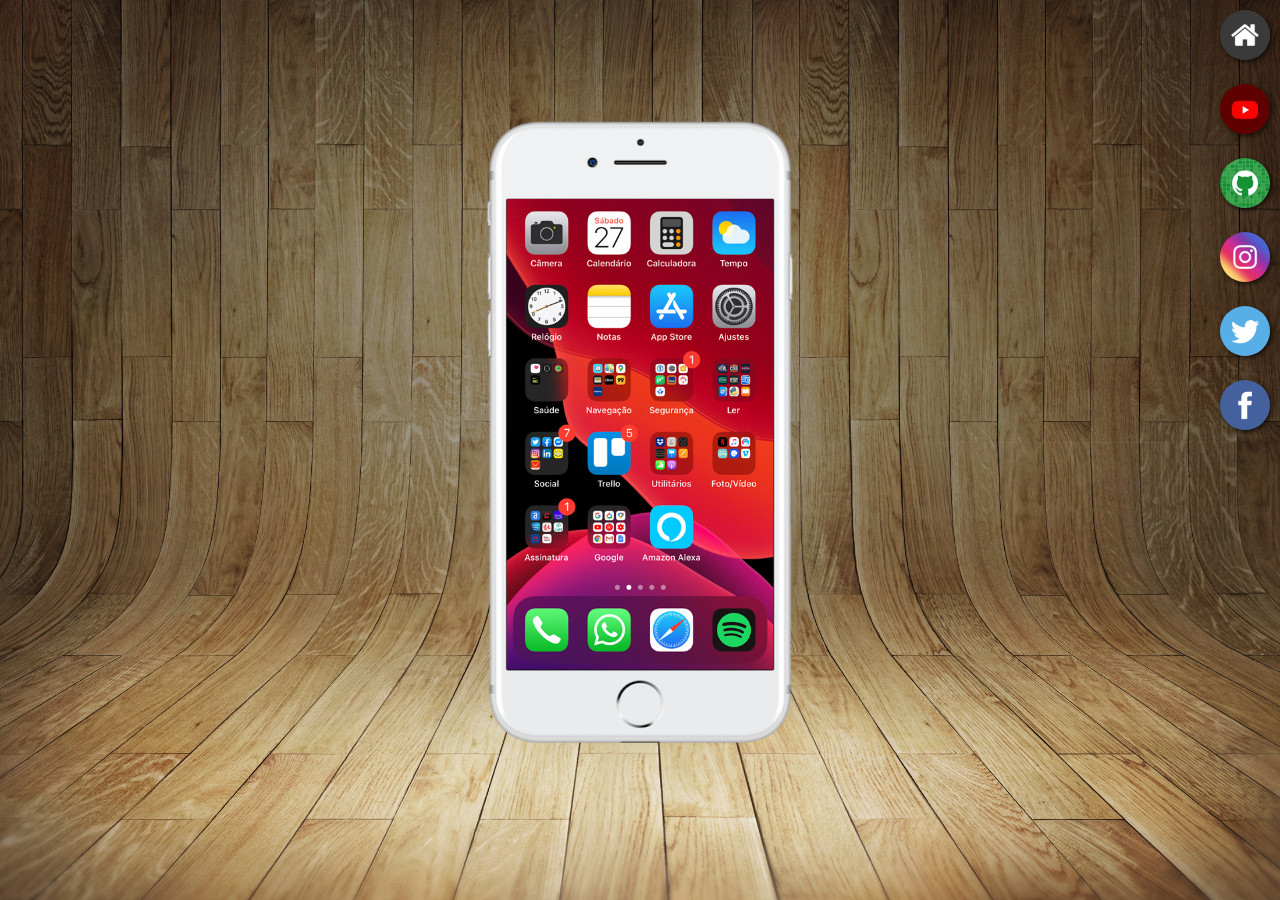
<file: index.html>
<!DOCTYPE html>
<html lang="pt-br">
<head>
    <meta charset="UTF-8">
    <meta http-equiv="X-UA-Compatible" content="IE=edge">
    <meta name="viewport" content="width=device-width, initial-scale=1.0">
    <link rel="shortcut icon" href="favicon.ico" type="image/x-icon">
    <link rel="stylesheet" href="estilos/style.css">
    <title>Projetos Redes Sociais</title>
</head>
<body>
    <main>
        <section id="telefone">
            <iframe src="home.html" name="tela"  id="tela" frameborder="0"> 
                Seu navegador não é compatível!
            </iframe>
        </section>
        <section id="redes-sociais">
            <a href="home.html" target="tela"><img src="imagens/logo-home.jpg" alt="Home"></a> <br>

            <a href="youtube.html" target="tela"><img src="imagens/logo-youtube.jpg" alt="Youtube"></a> <br>

            <a href="github.html" target="tela"> <img src="imagens/logo-github.jpg" alt=""></a> <br>

            <a href="instagram.html" target="tela"><img src="imagens/logo-instagram.jpg" alt="logo-instagram"></a> <br>

            <a href="twitter.html" target="tela"><img src="imagens/logo-twitter.jpg" alt="twitter"></a>  <br>

            <a href="facebook.html" target="tela"> <img src="imagens/logo-facebook.jpg" alt="facebook"></a>
        </section>
    </main>    
</body>
</html>
</file>
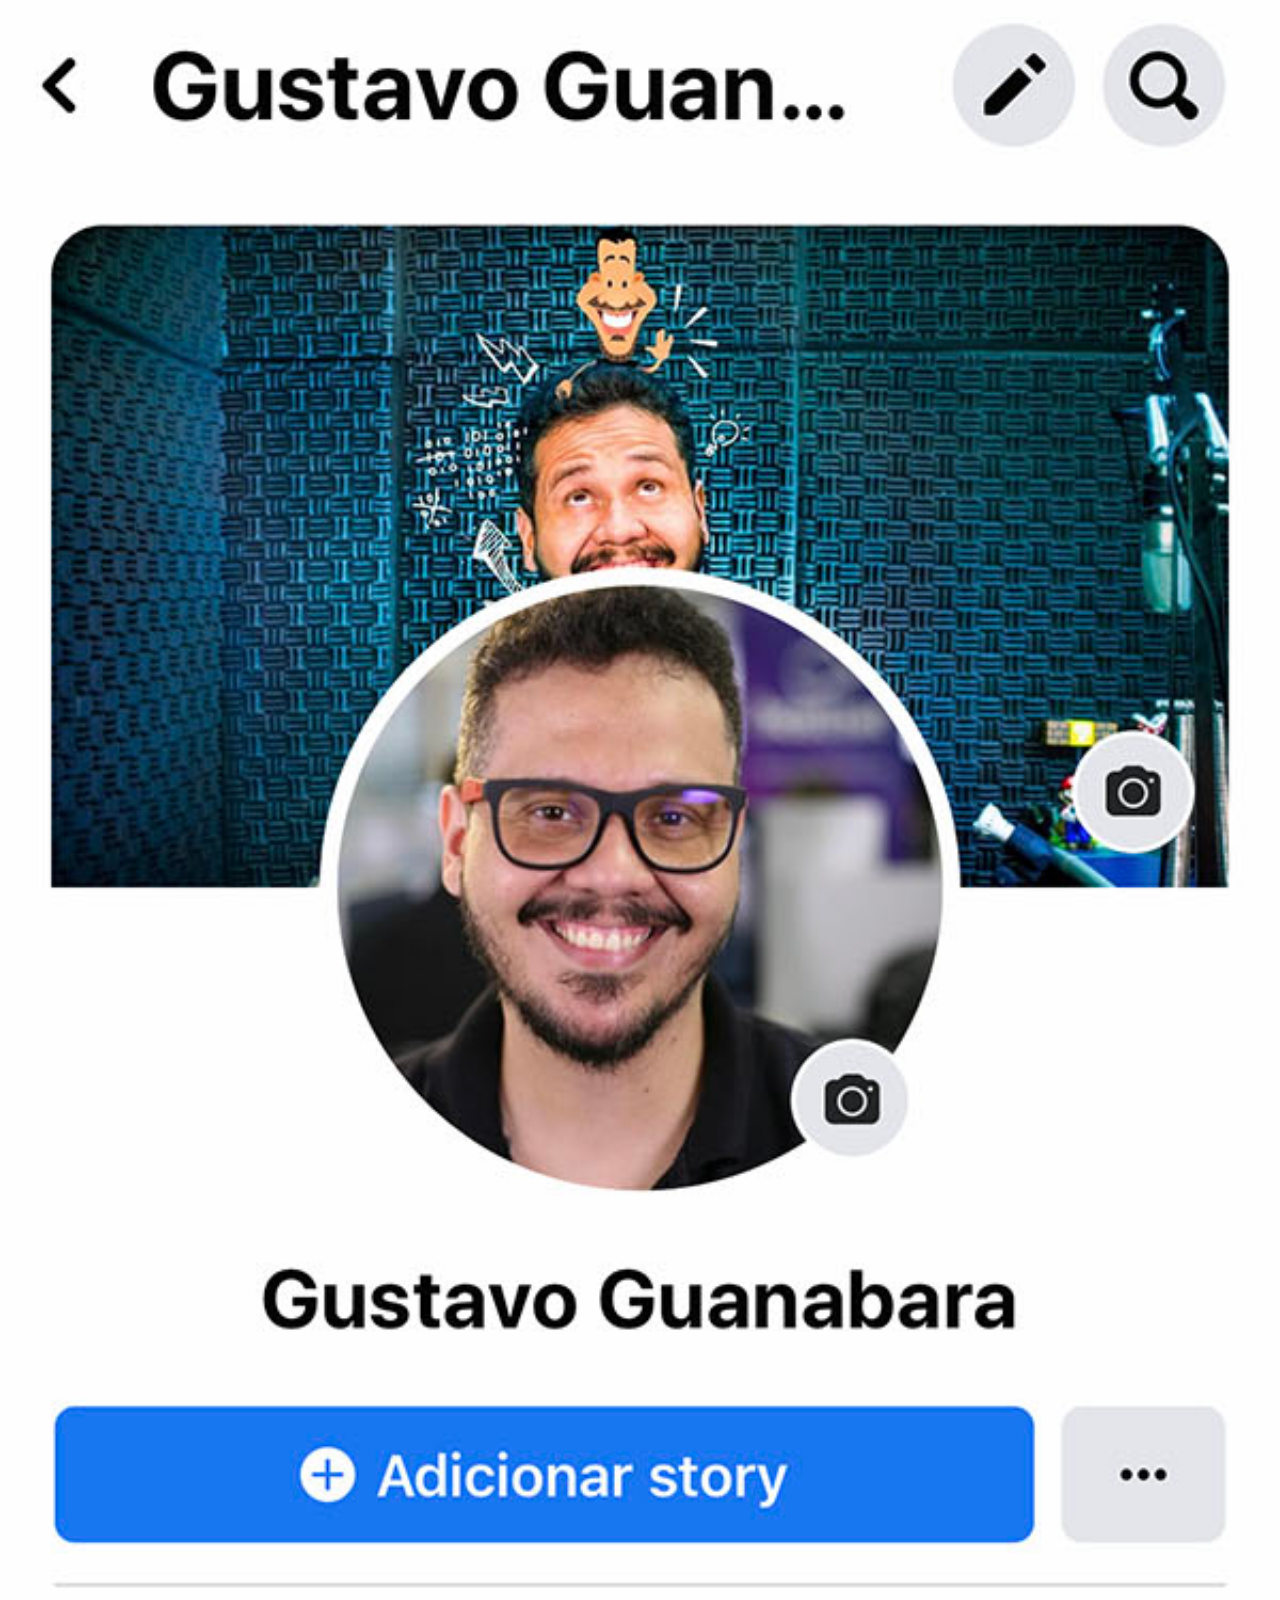
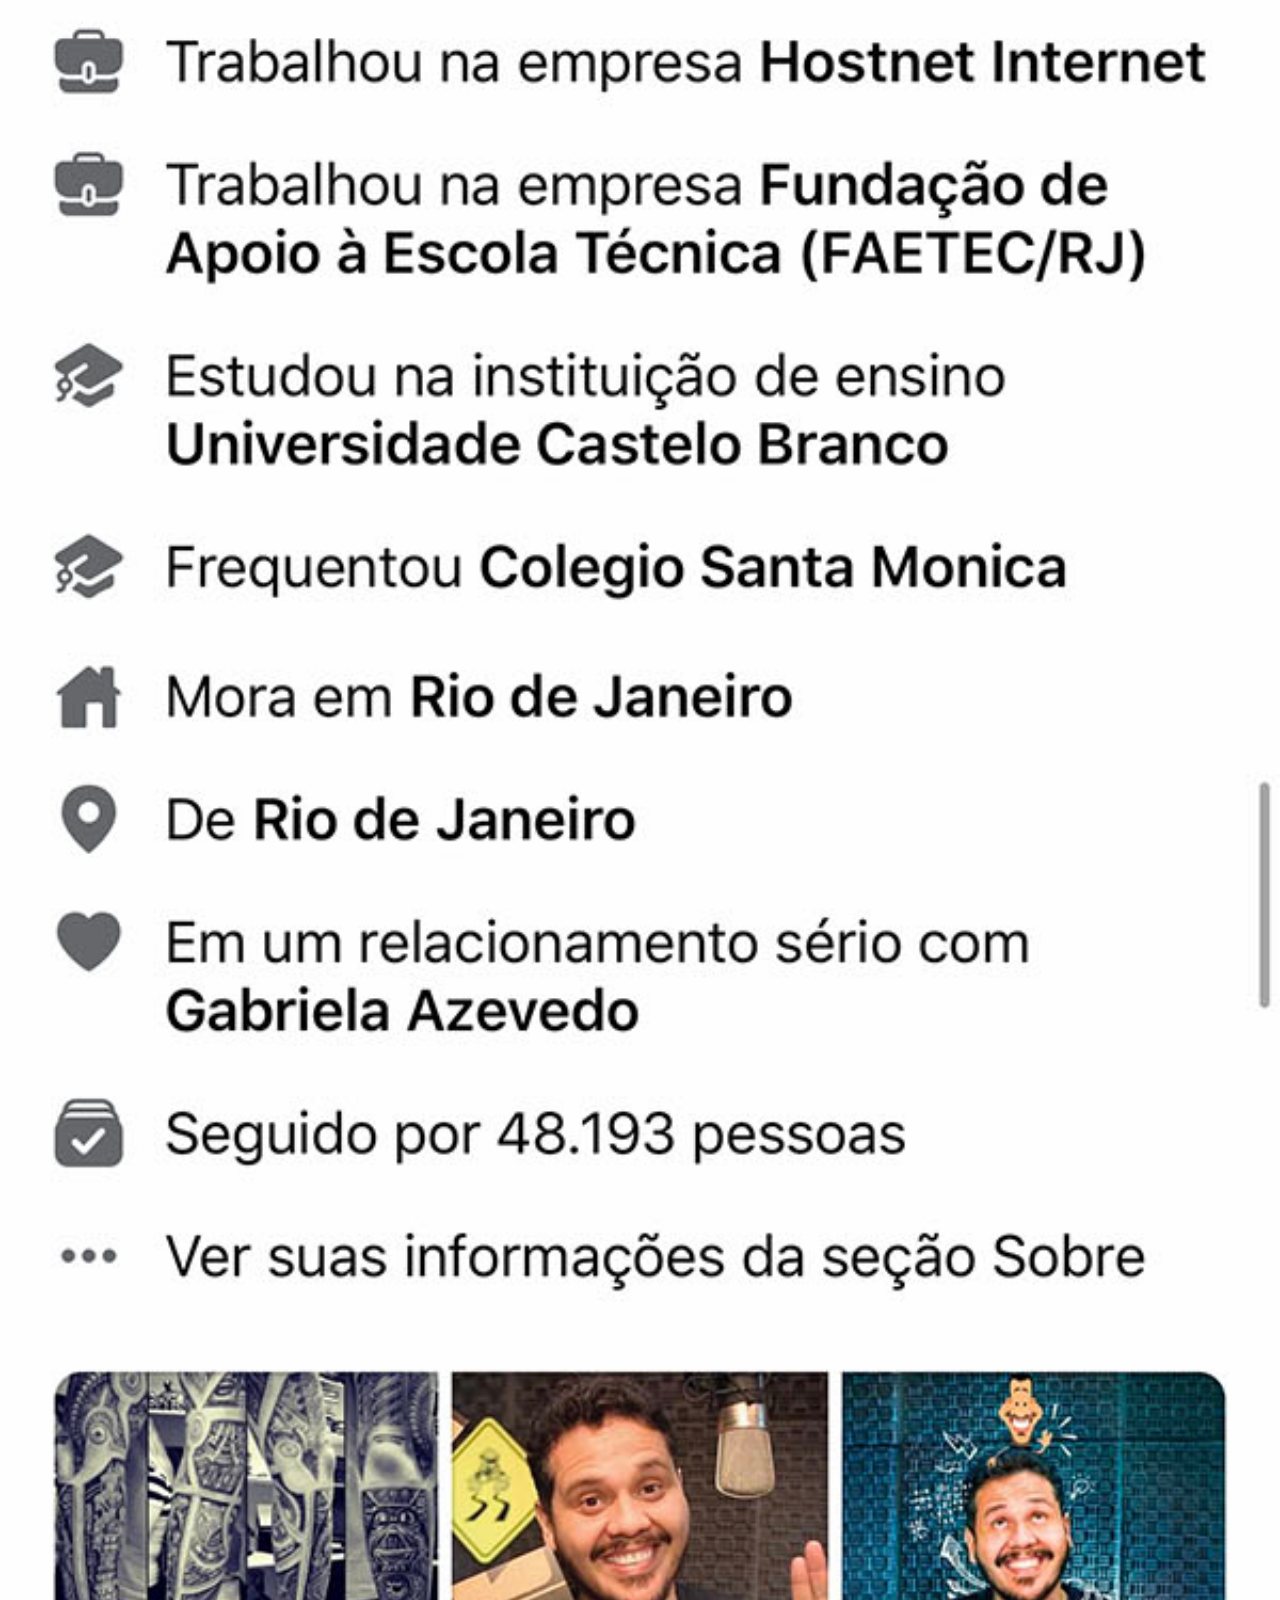
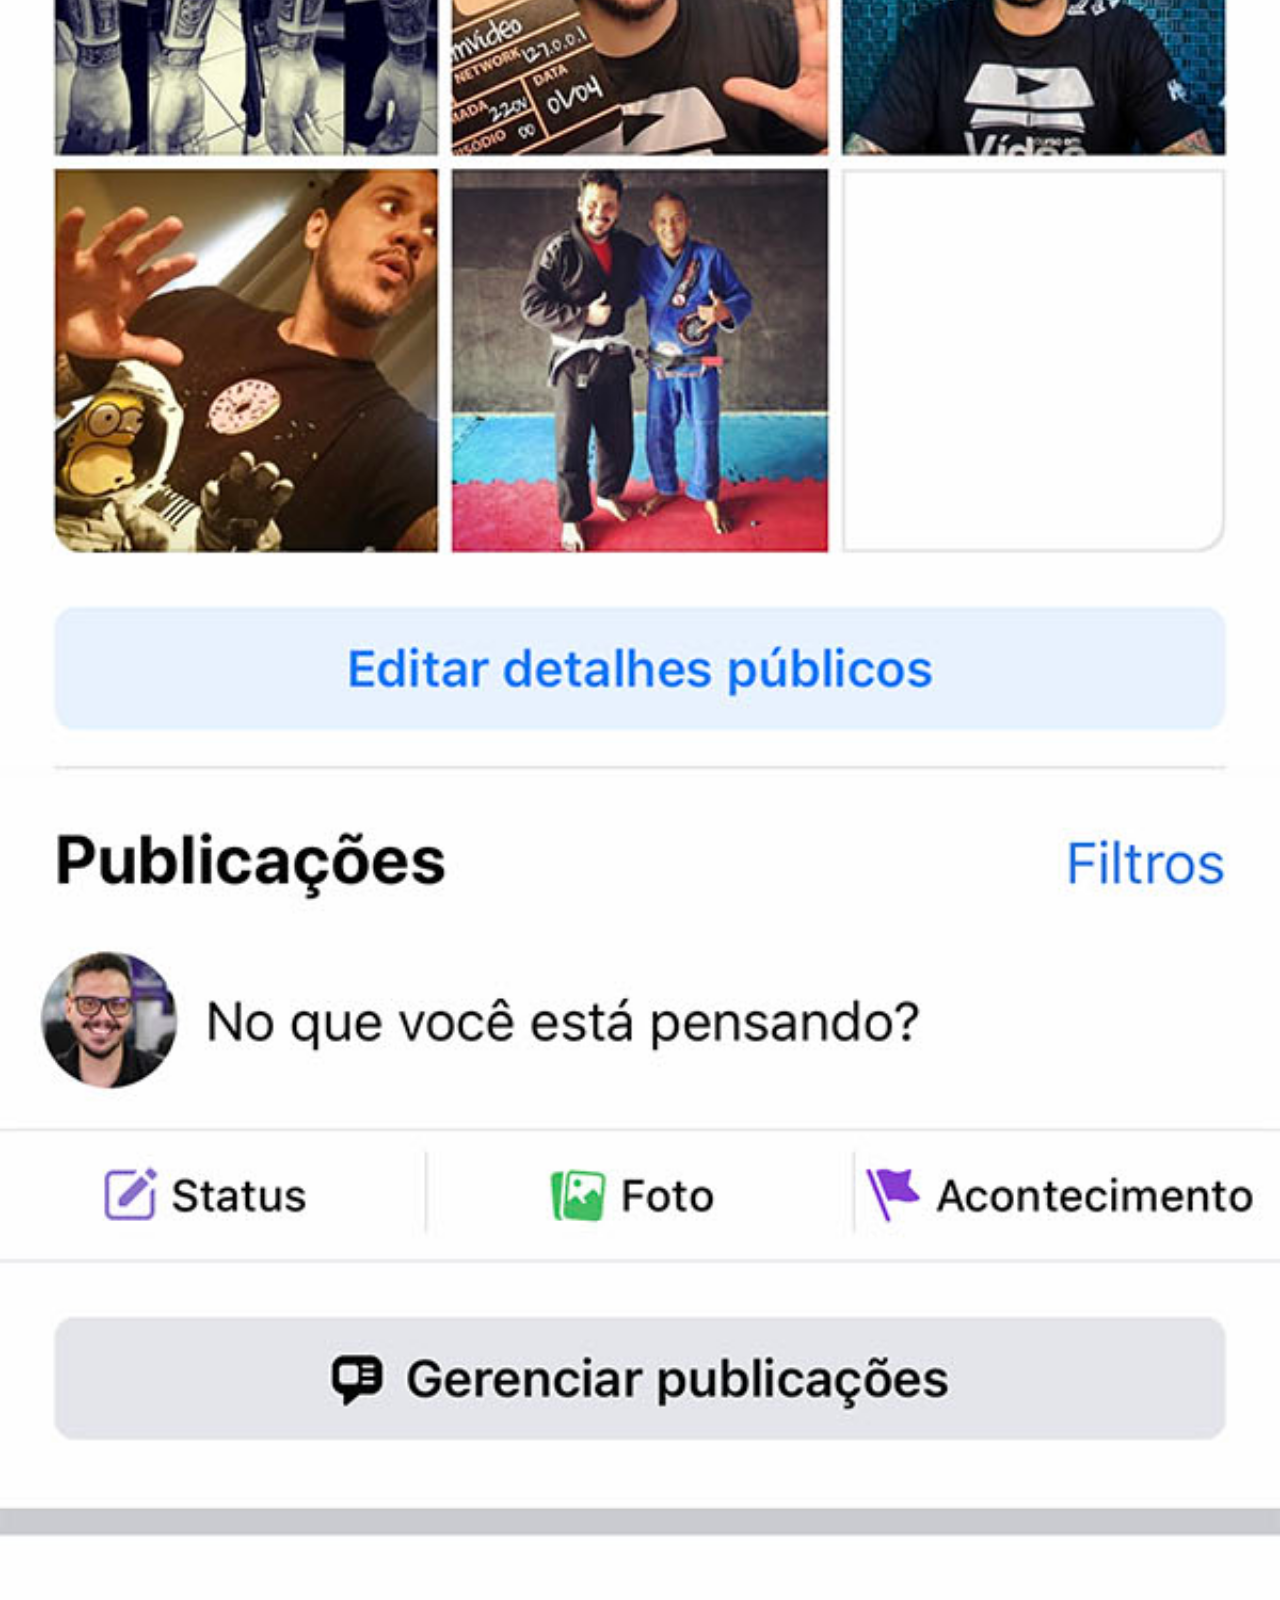
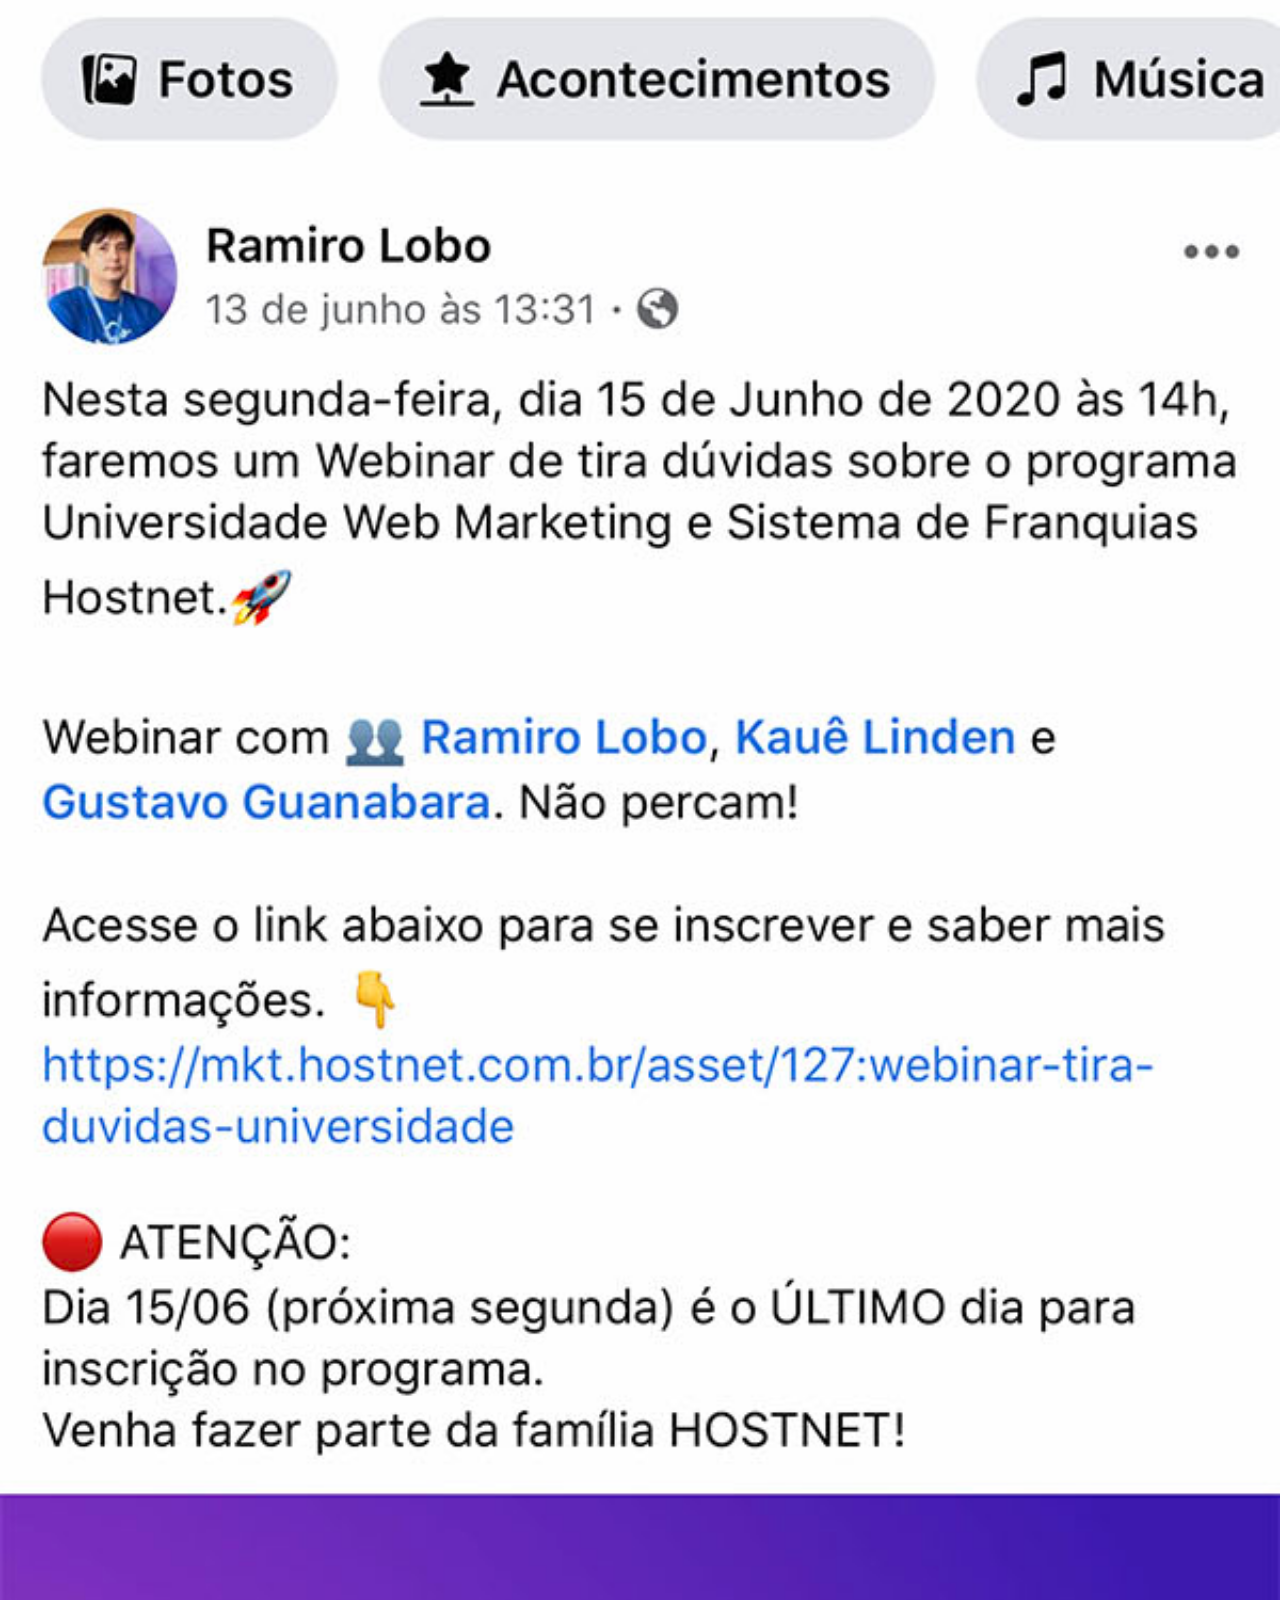
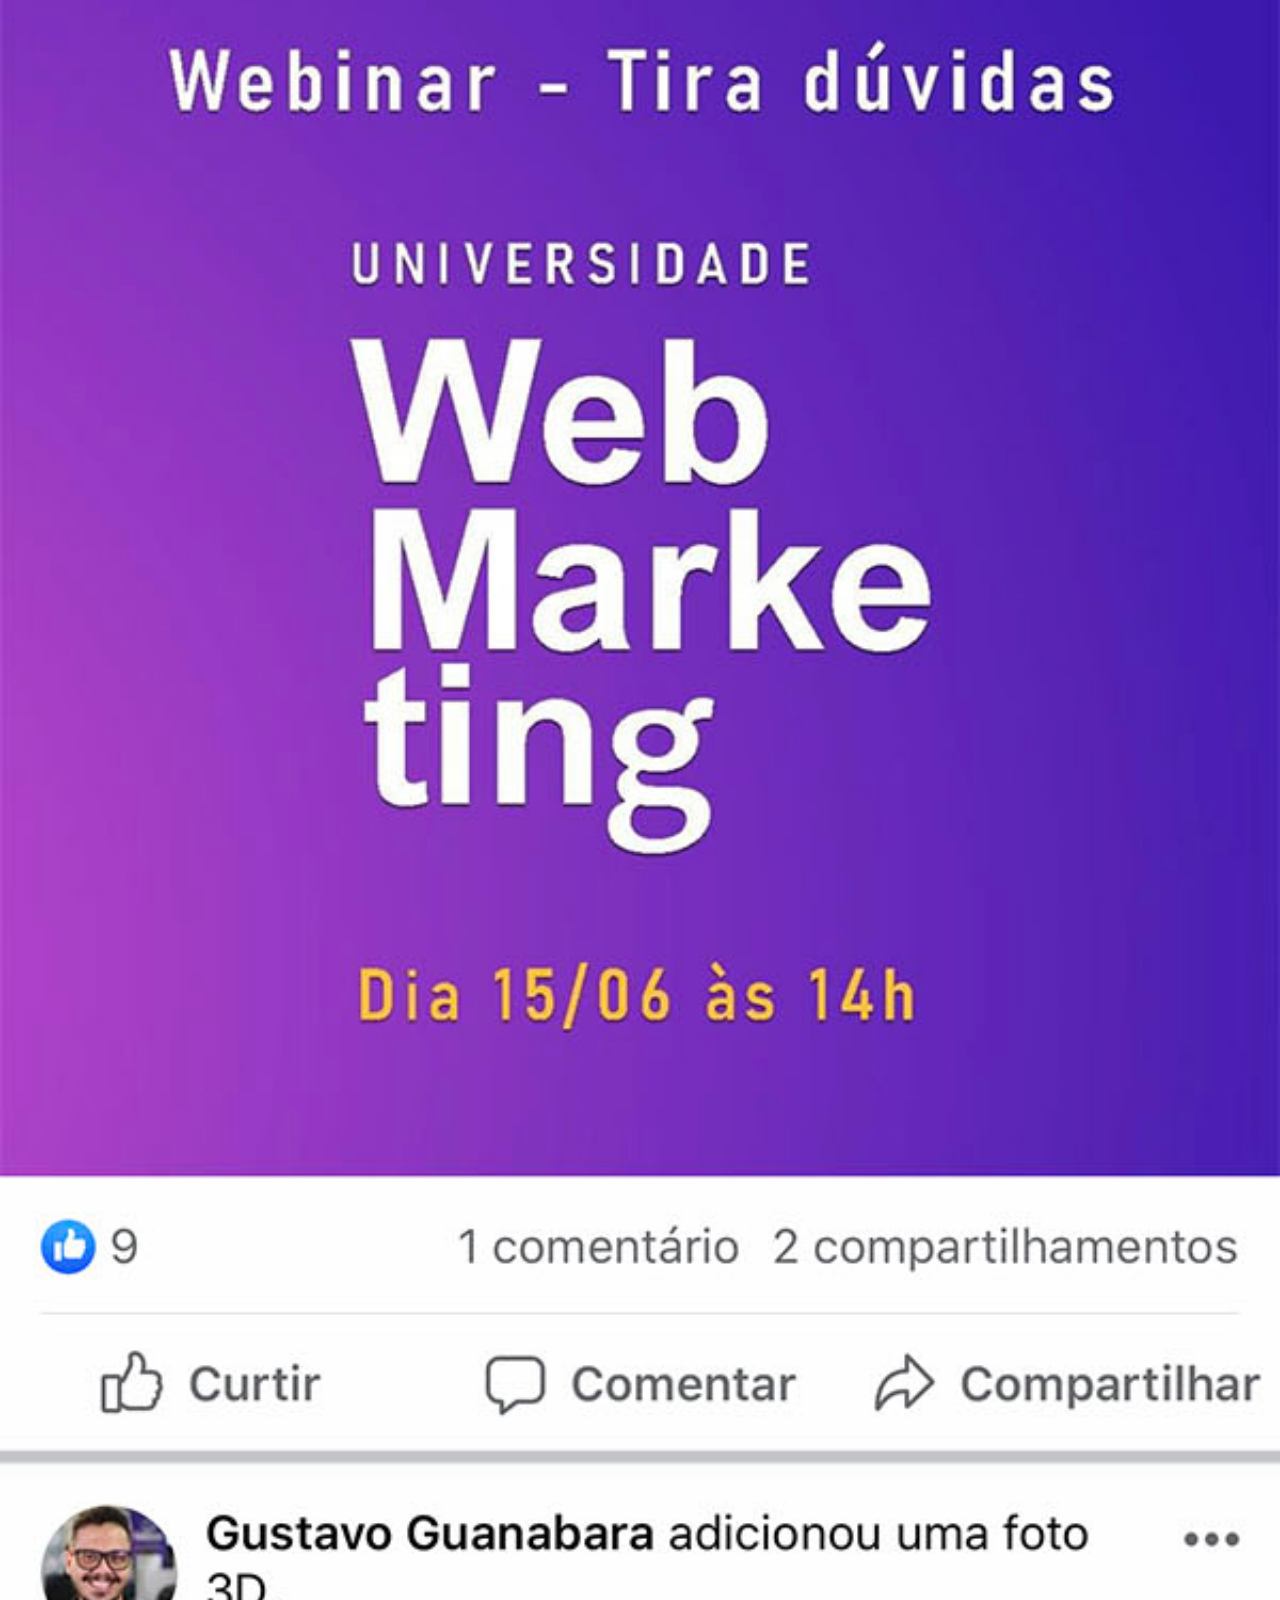
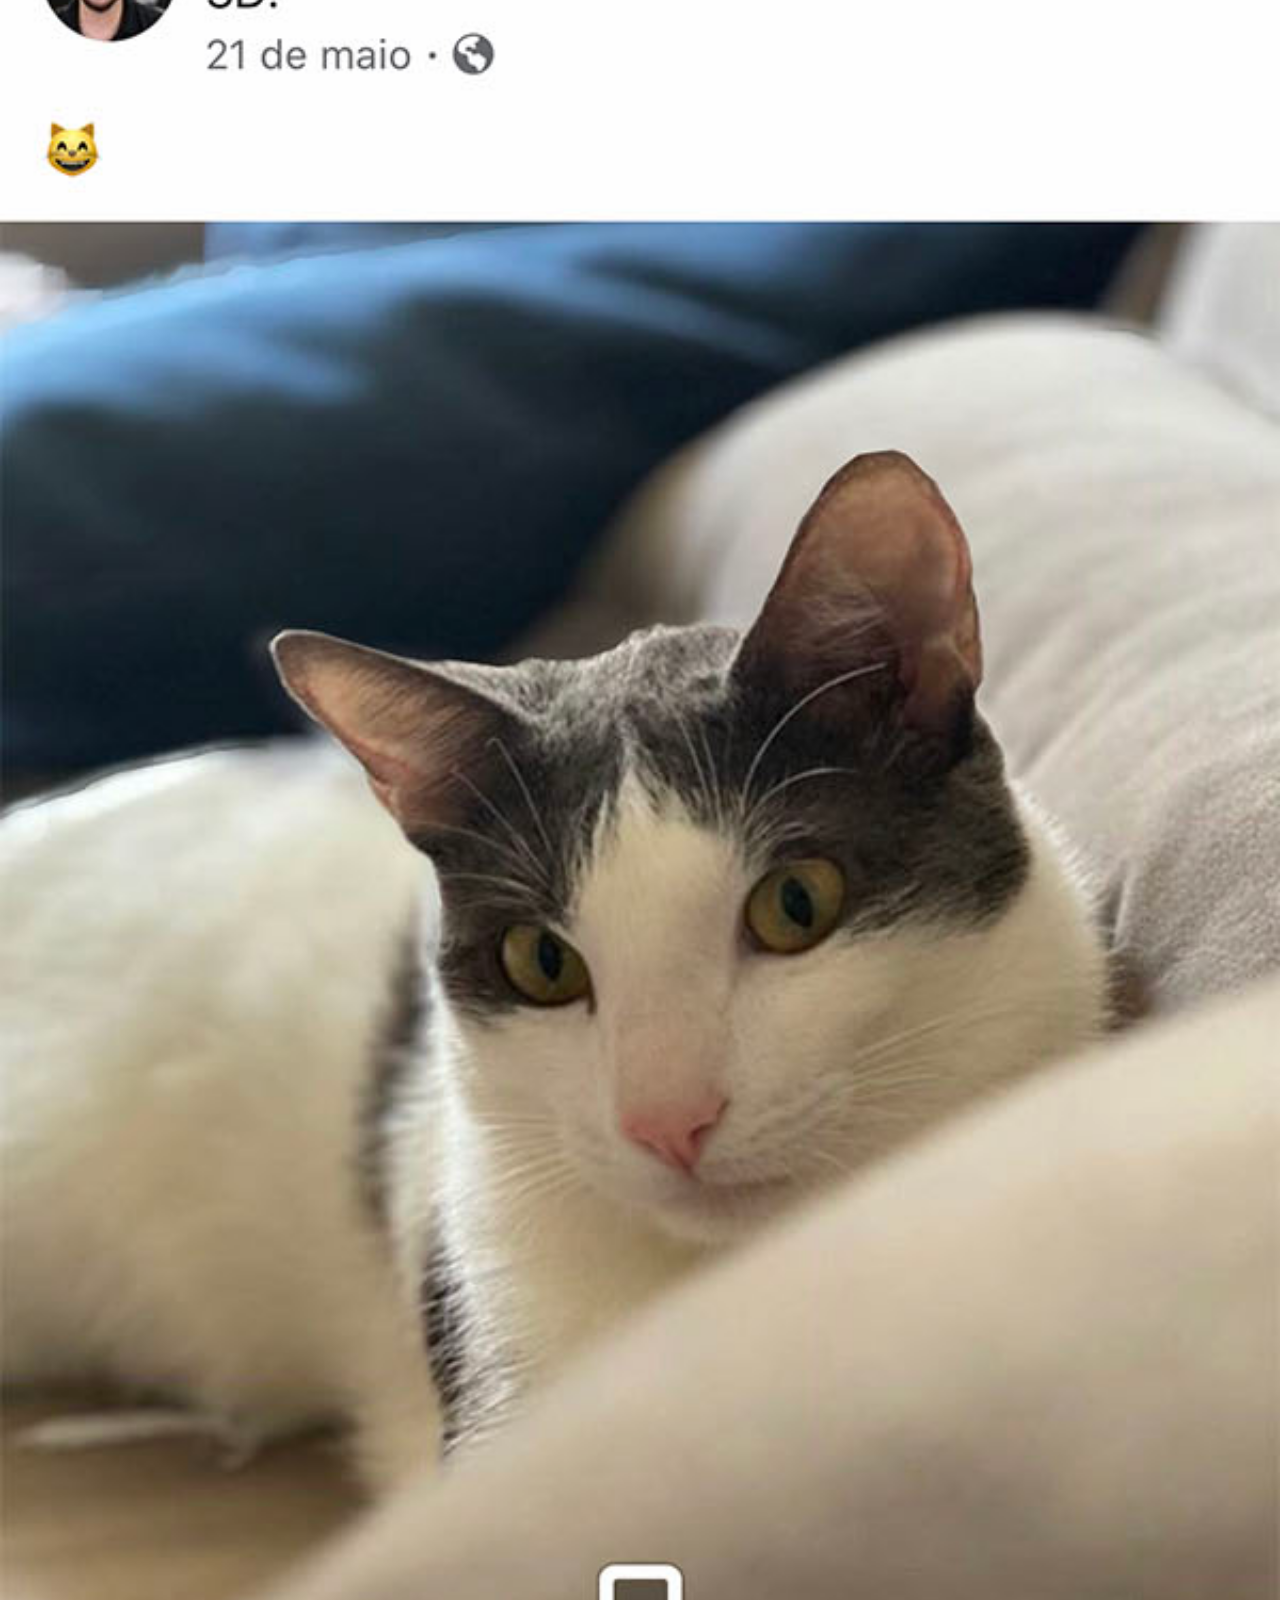
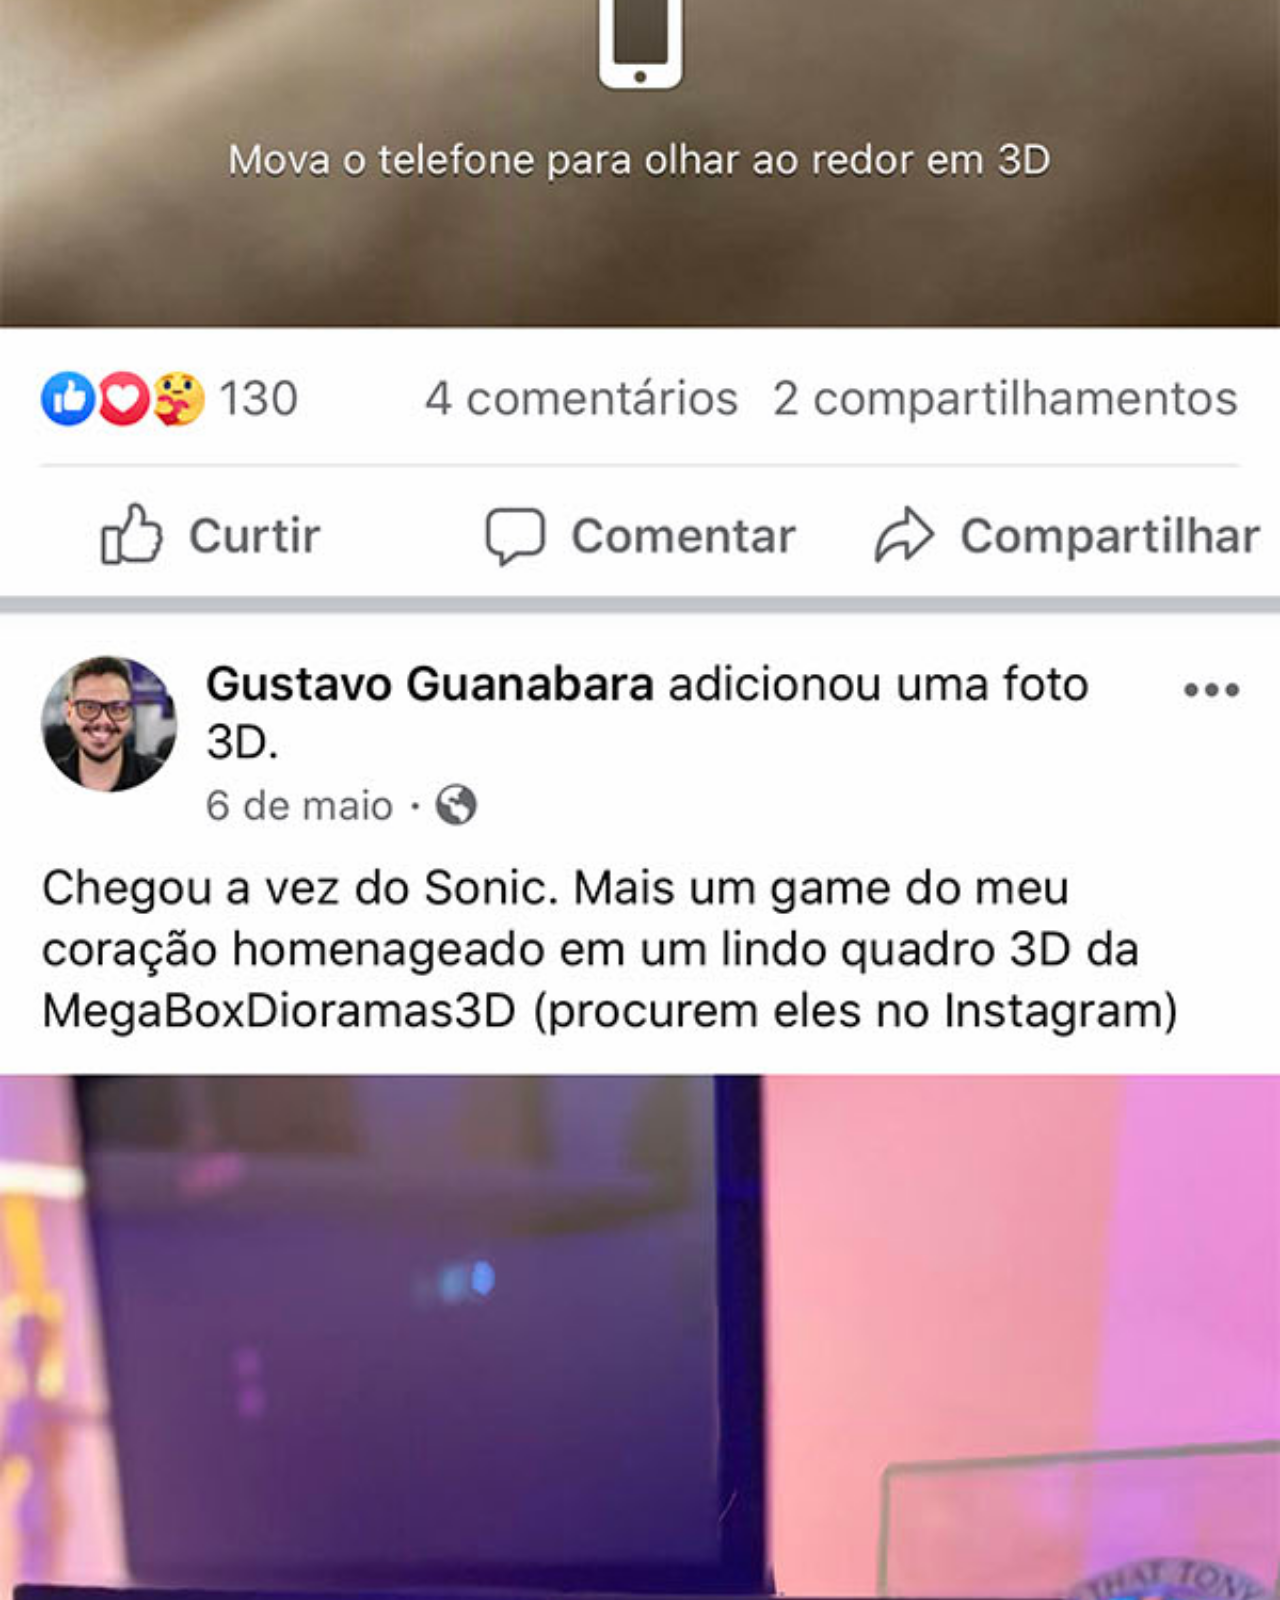
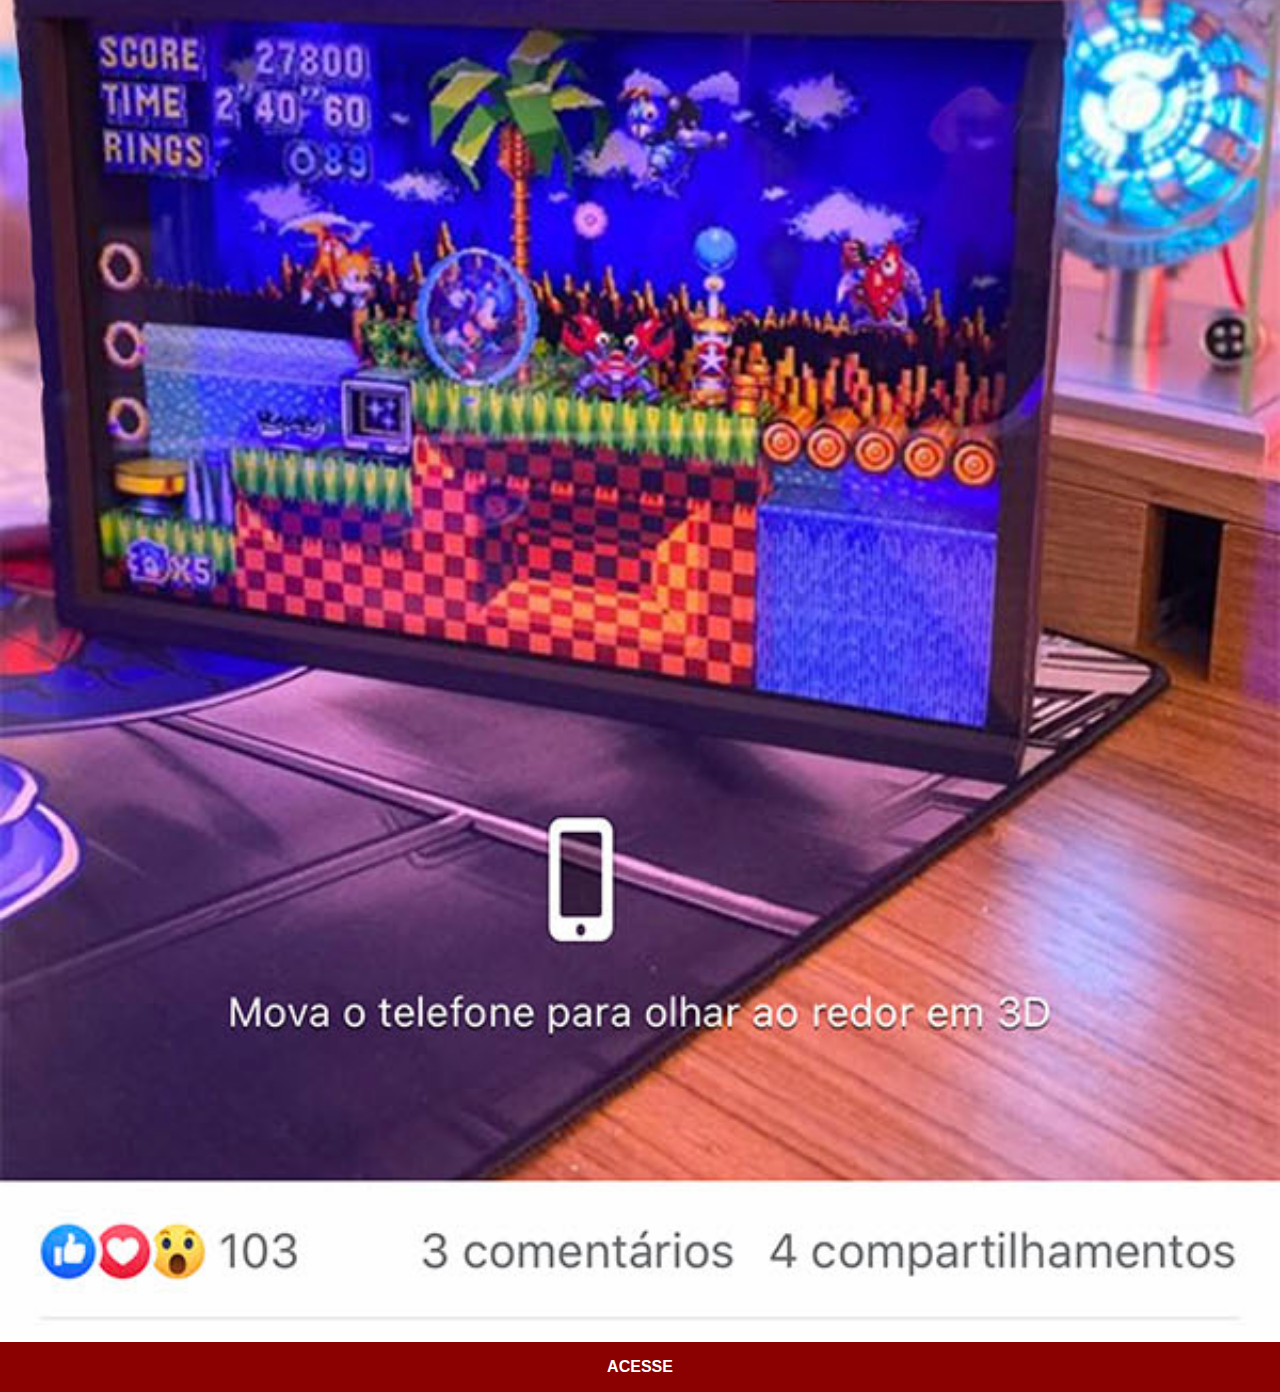
<file: facebook.html>
<!DOCTYPE html>
<html lang="pt-br">
<head>
    <meta charset="UTF-8">
    <meta http-equiv="X-UA-Compatible" content="IE=edge">
    <meta name="viewport" content="width=device-width, initial-scale=1.0">
    <title>facebook</title>
    <link rel="stylesheet" href="estilos/social.css">
</head>
<body>
    <img src="imagens/tela-facebook.jpg" alt="facebook">
    <a href="https://pt-br.facebook.com/" target="_blank"> ACESSE</a>
</body>
</html>
</file>
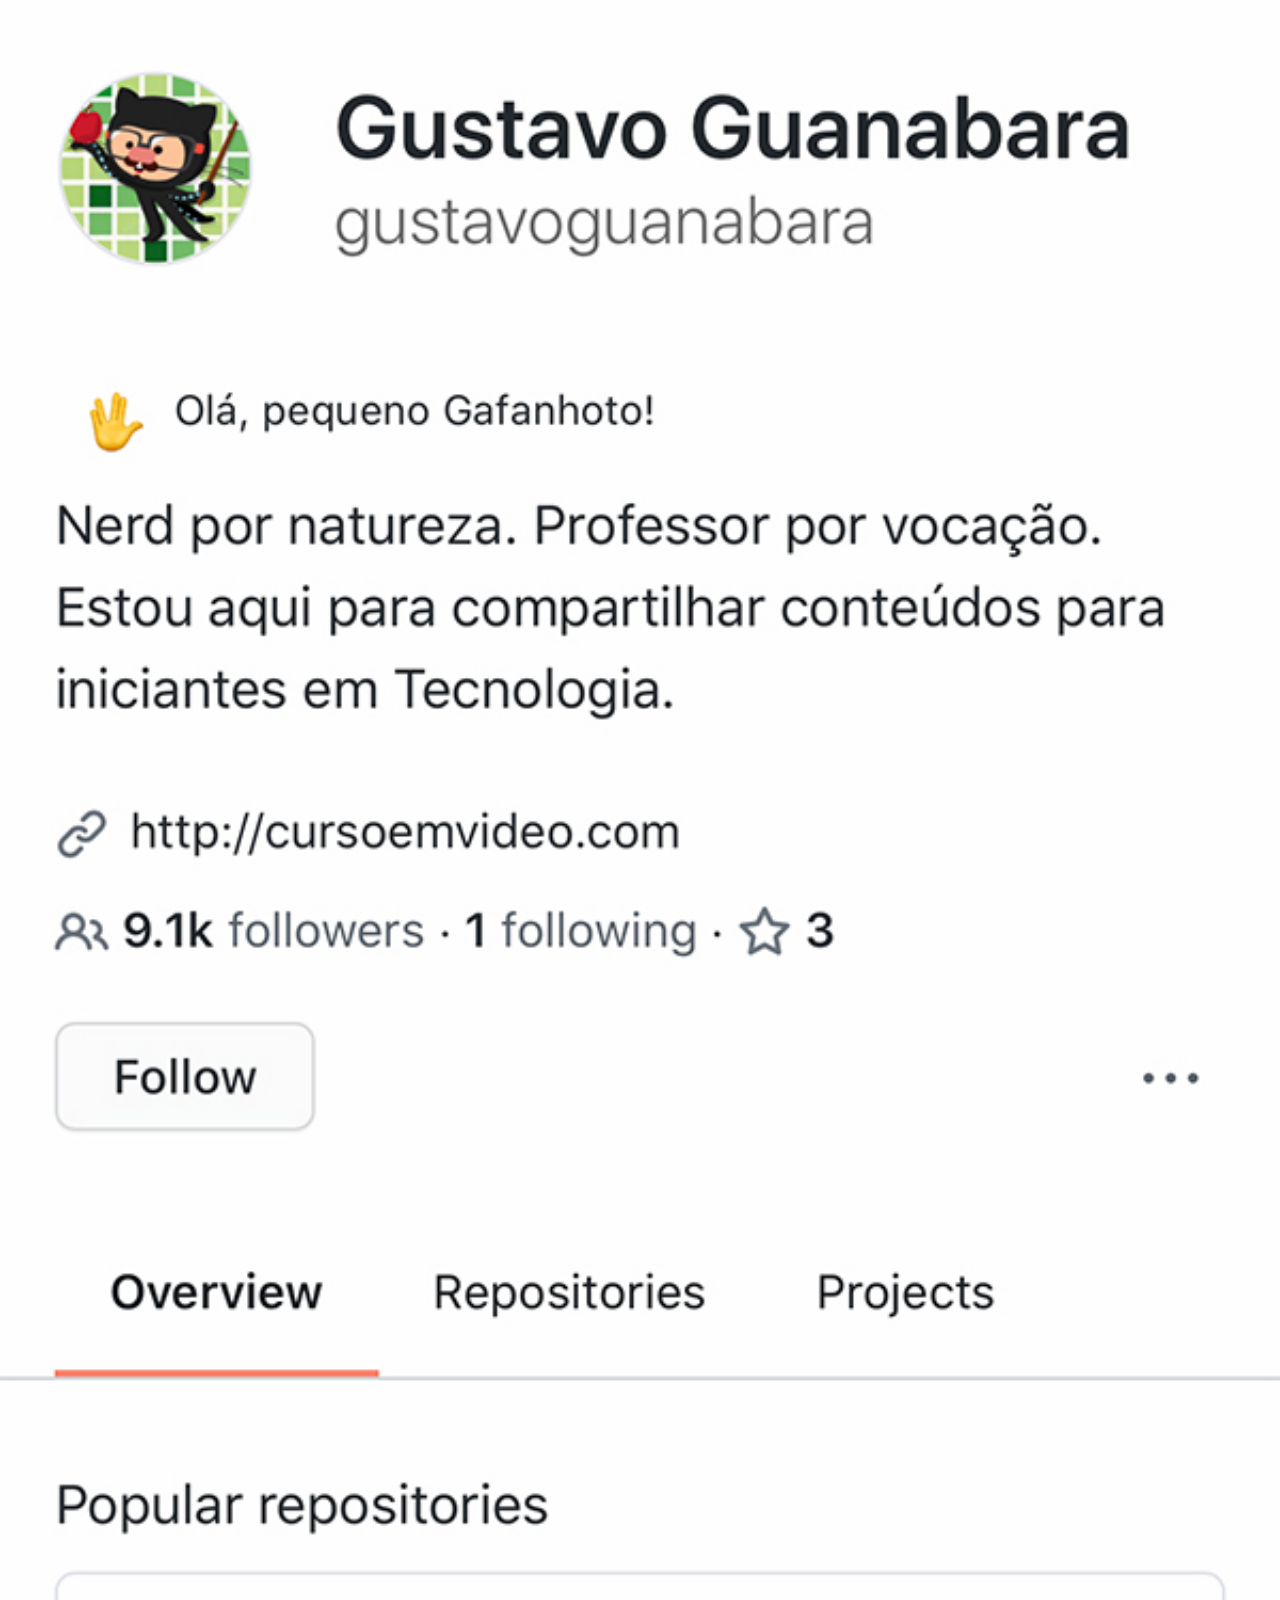
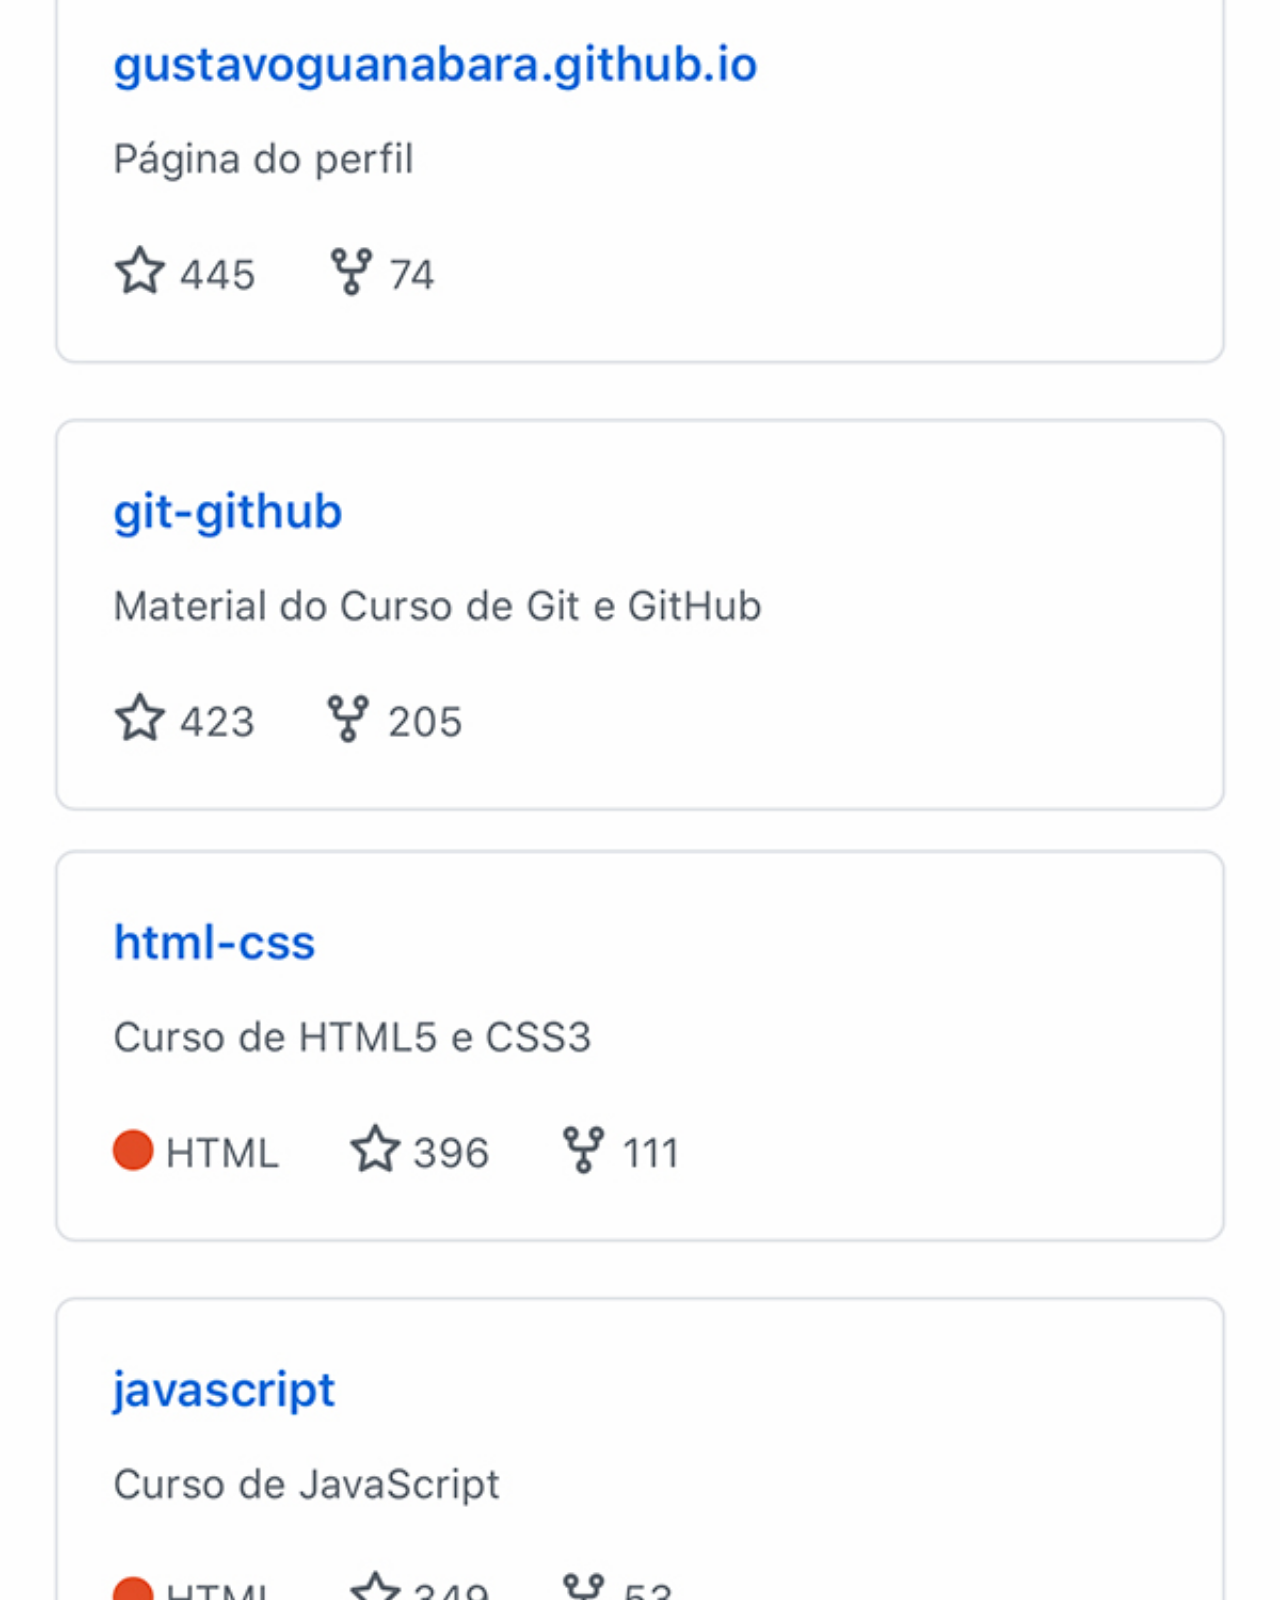
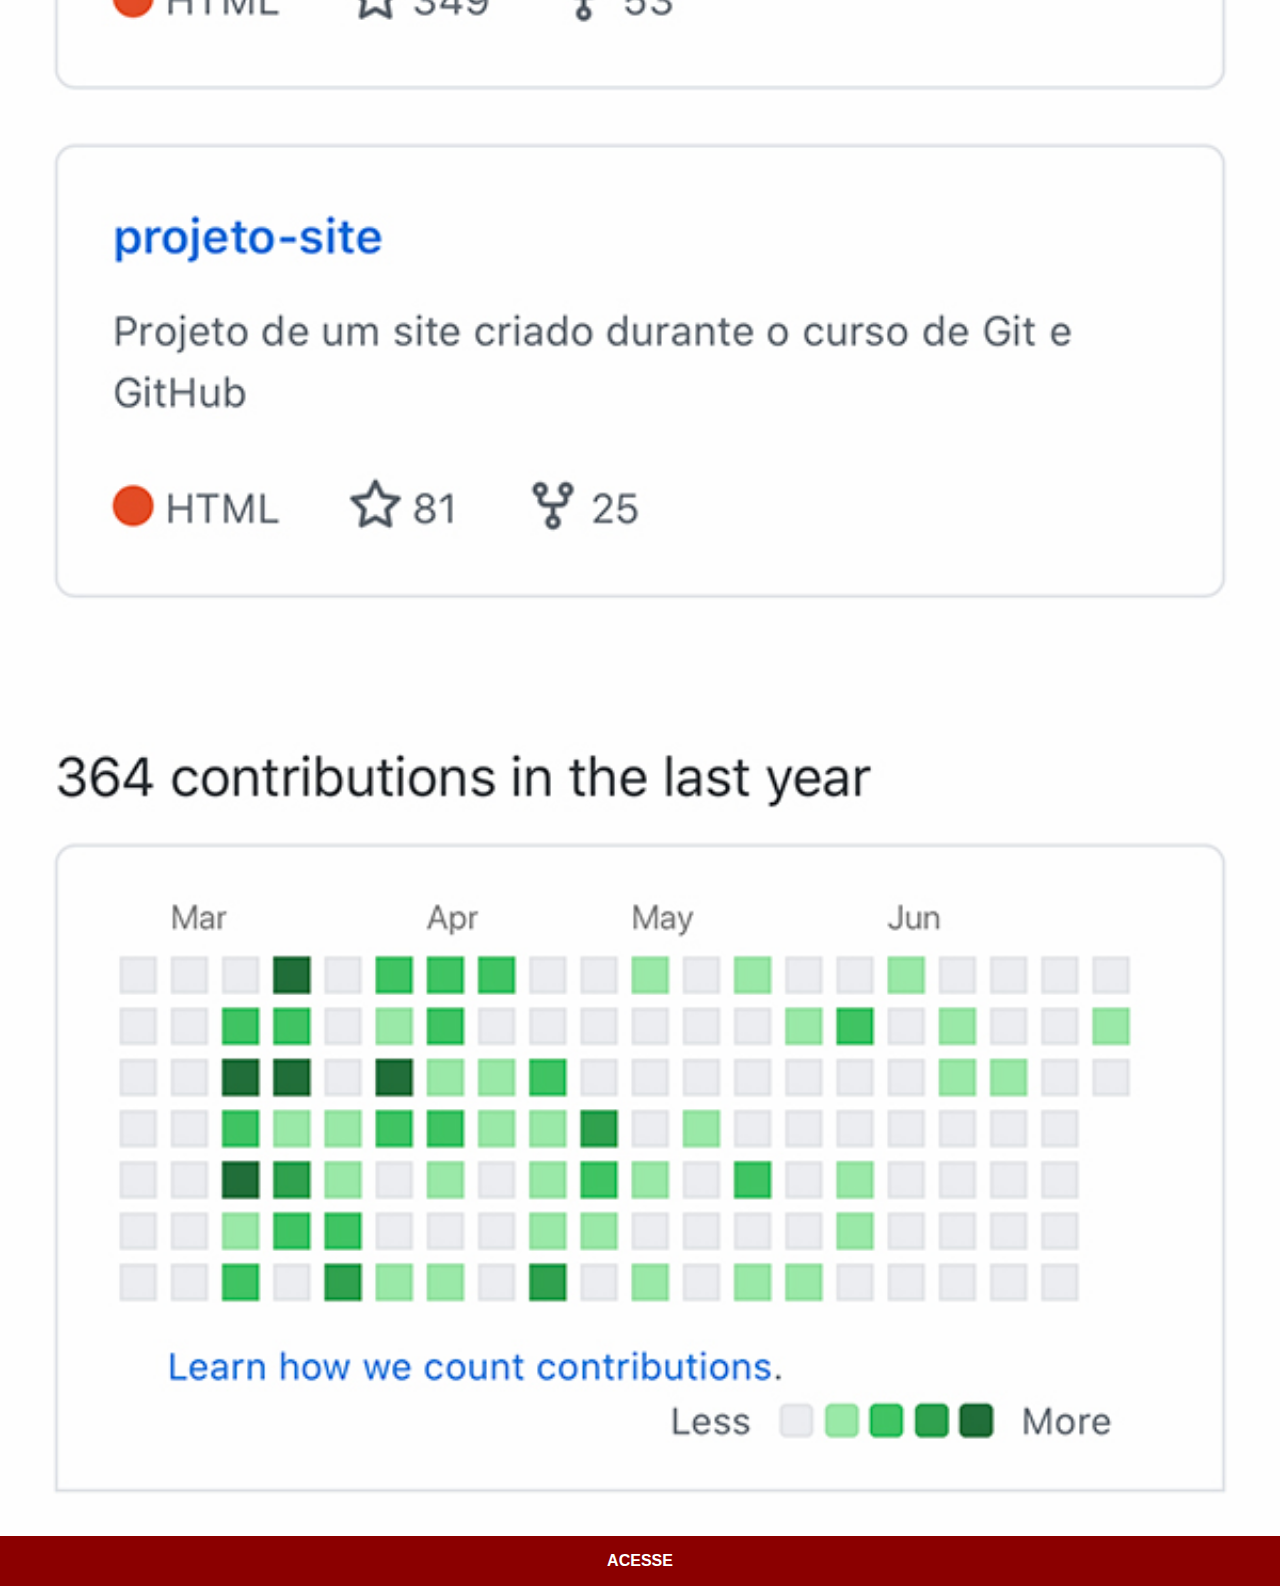
<file: github.html>
<!DOCTYPE html>
<html lang="pt-br">
<head>
    <meta charset="UTF-8">
    <meta http-equiv="X-UA-Compatible" content="IE=edge">
    <meta name="viewport" content="width=device-width, initial-scale=1.0">
    <title>github</title>
    <link rel="stylesheet" href="estilos/social.css">
</head>
<body>
    <img src="imagens/tela-github.jpg" alt="Git">
    <a href="https://github.com/TawanAlves" target="_blank"> ACESSE</a>
</body>
</html>
</file>
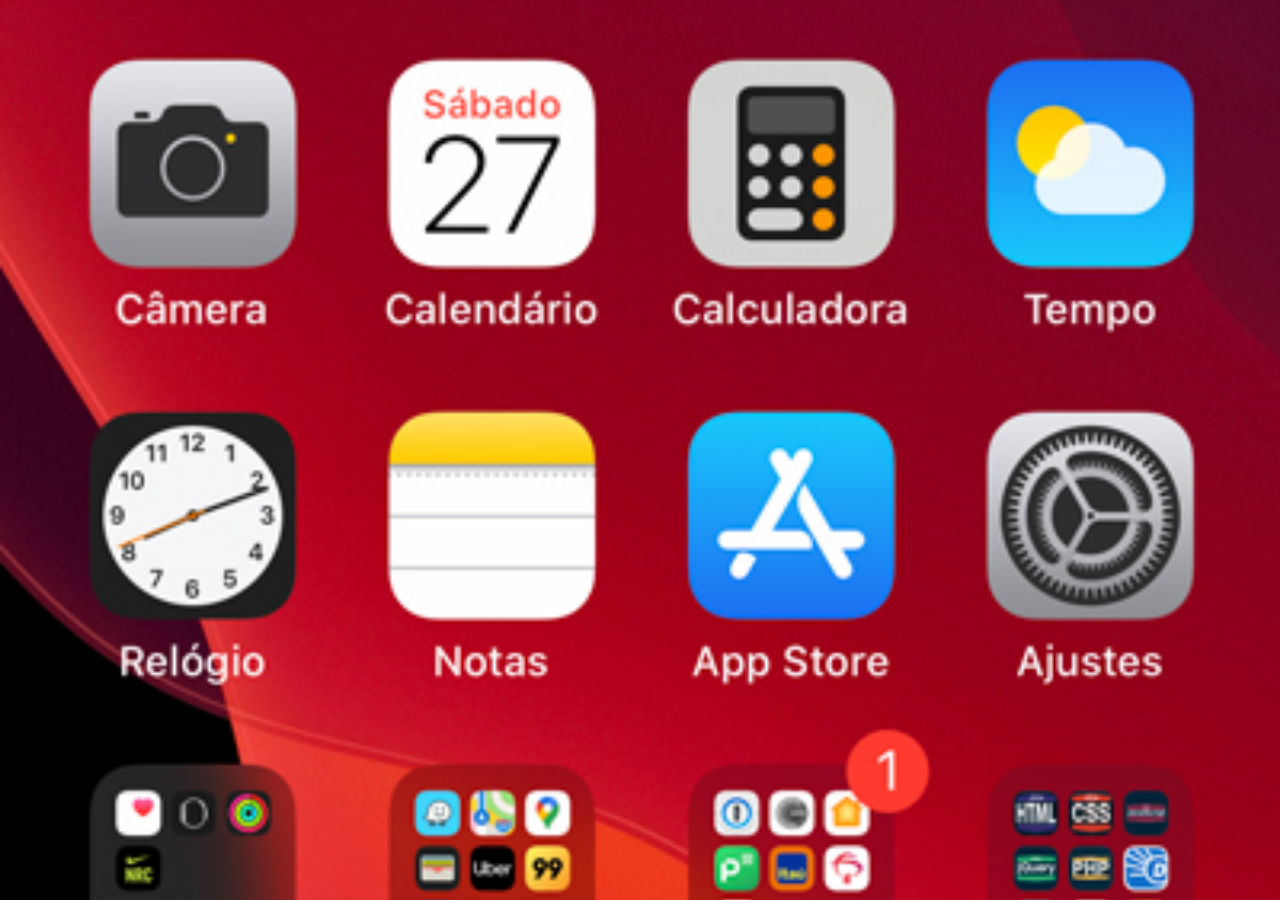
<file: home.html>
<!DOCTYPE html>
<html lang="pt-br">
<head>
    <meta charset="UTF-8">
    <meta http-equiv="X-UA-Compatible" content="IE=edge">
    <meta name="viewport" content="width=device-width, initial-scale=1.0">
    <title>Home</title>
</head>

<style>

*{
    margin: 0px;
    padding: 0px;
}
body{
    width: 100vw;
    height: 100vh;
    background: black url('imagens/tela-home.jpg') no-repeat top center;
    background-size: cover;
}
</style>
<body>
    
</body>
</html>
</file>
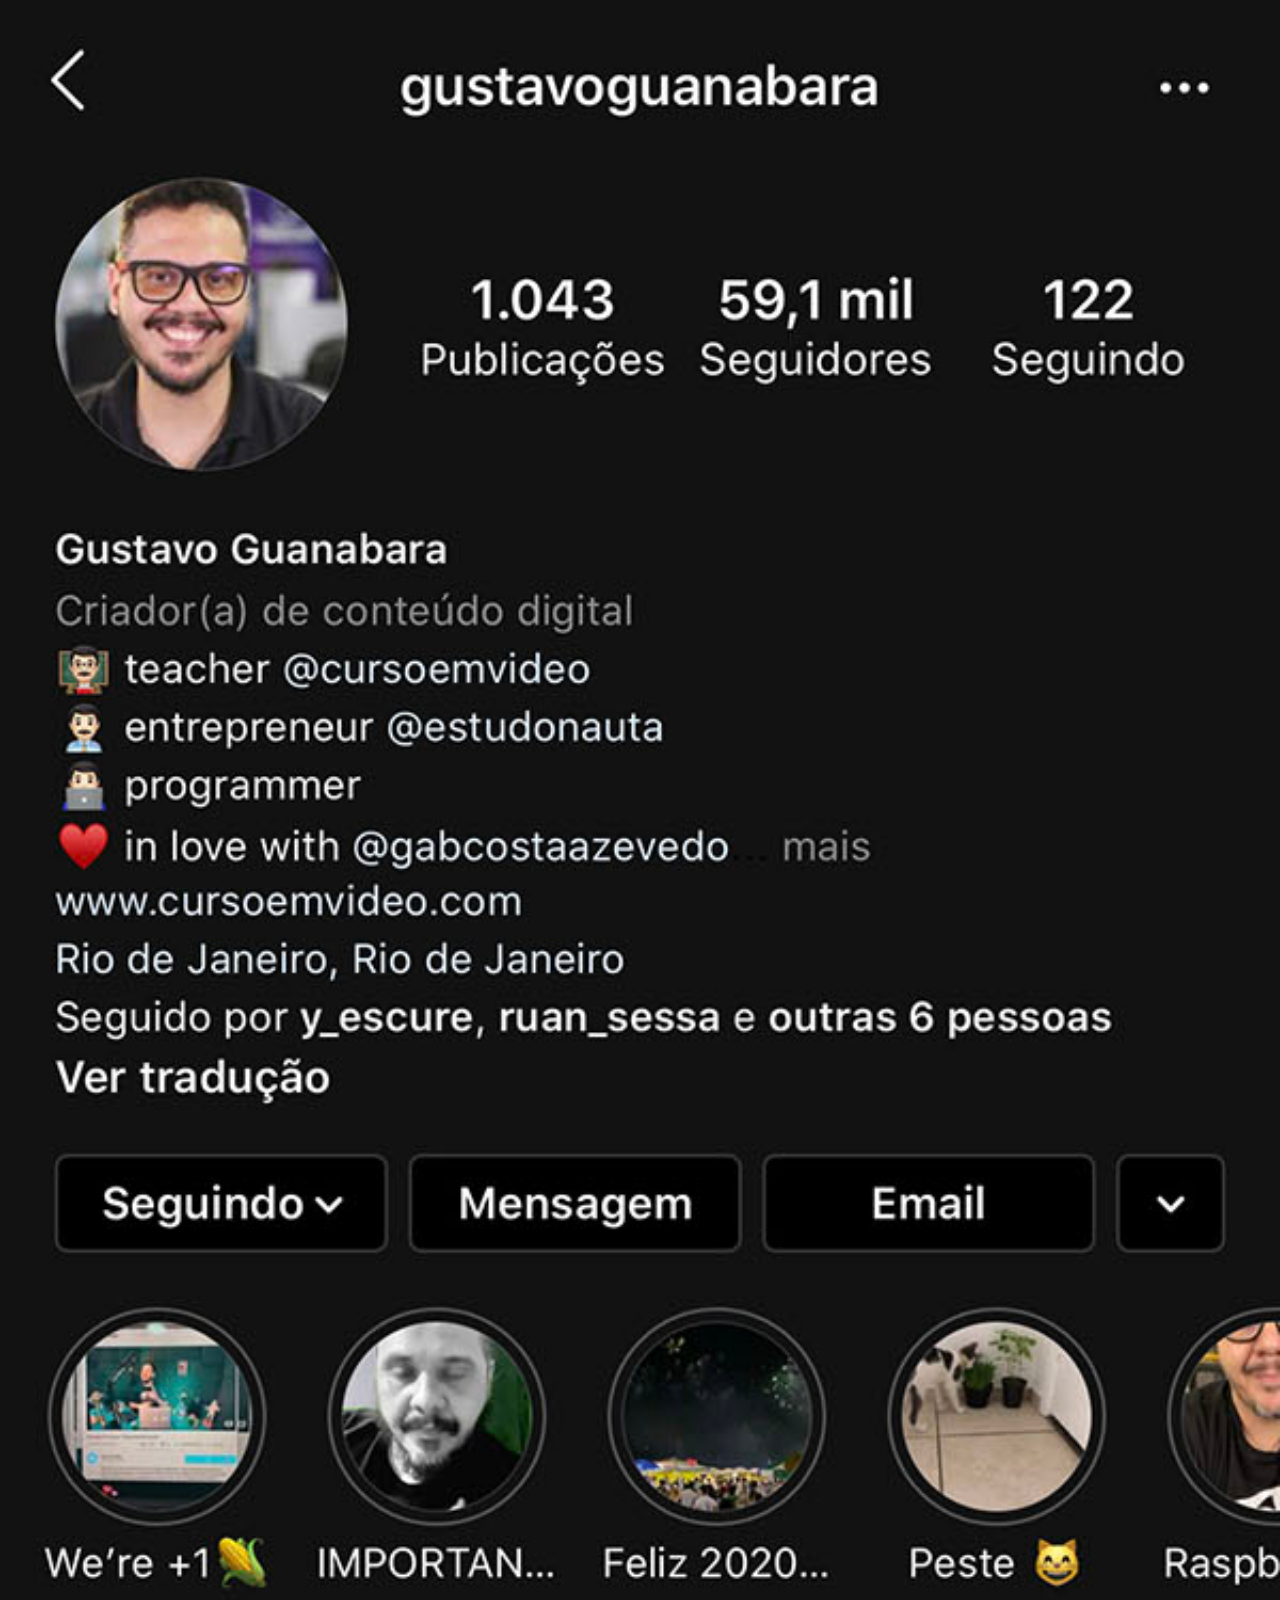
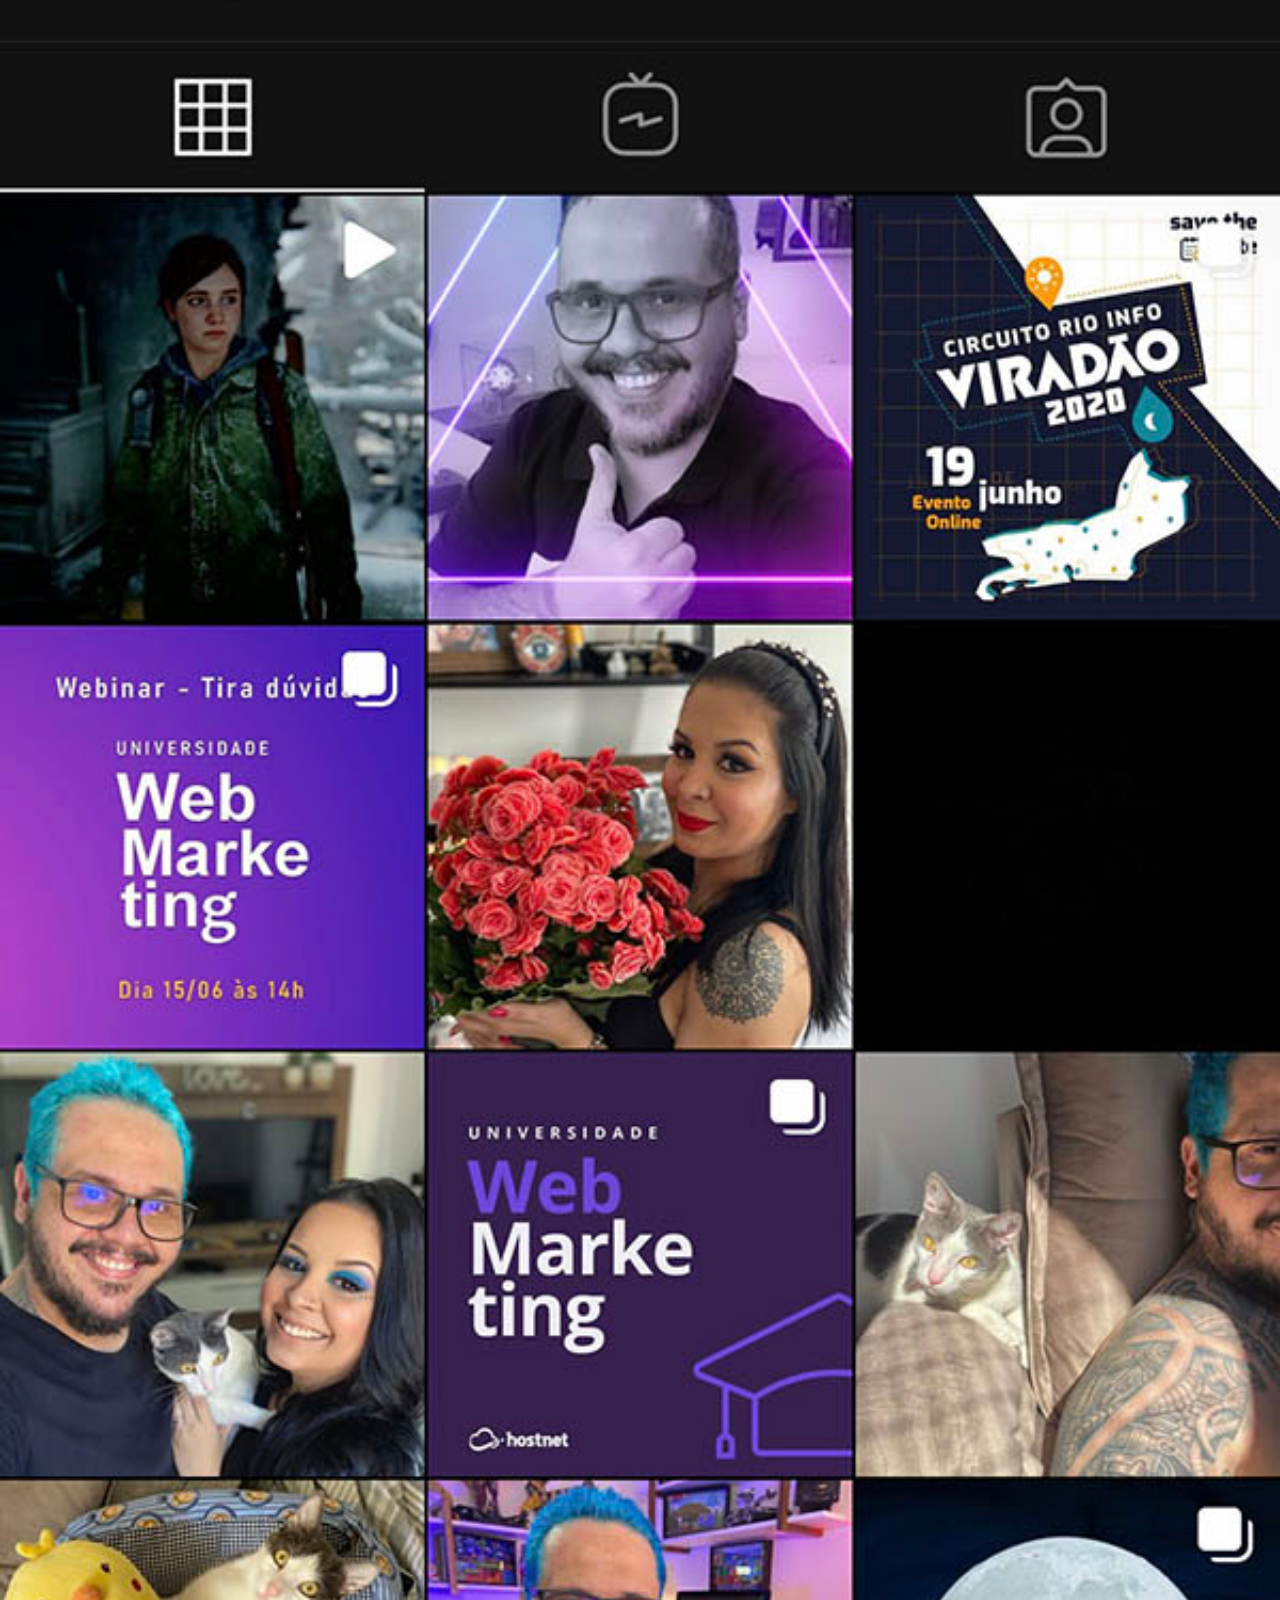
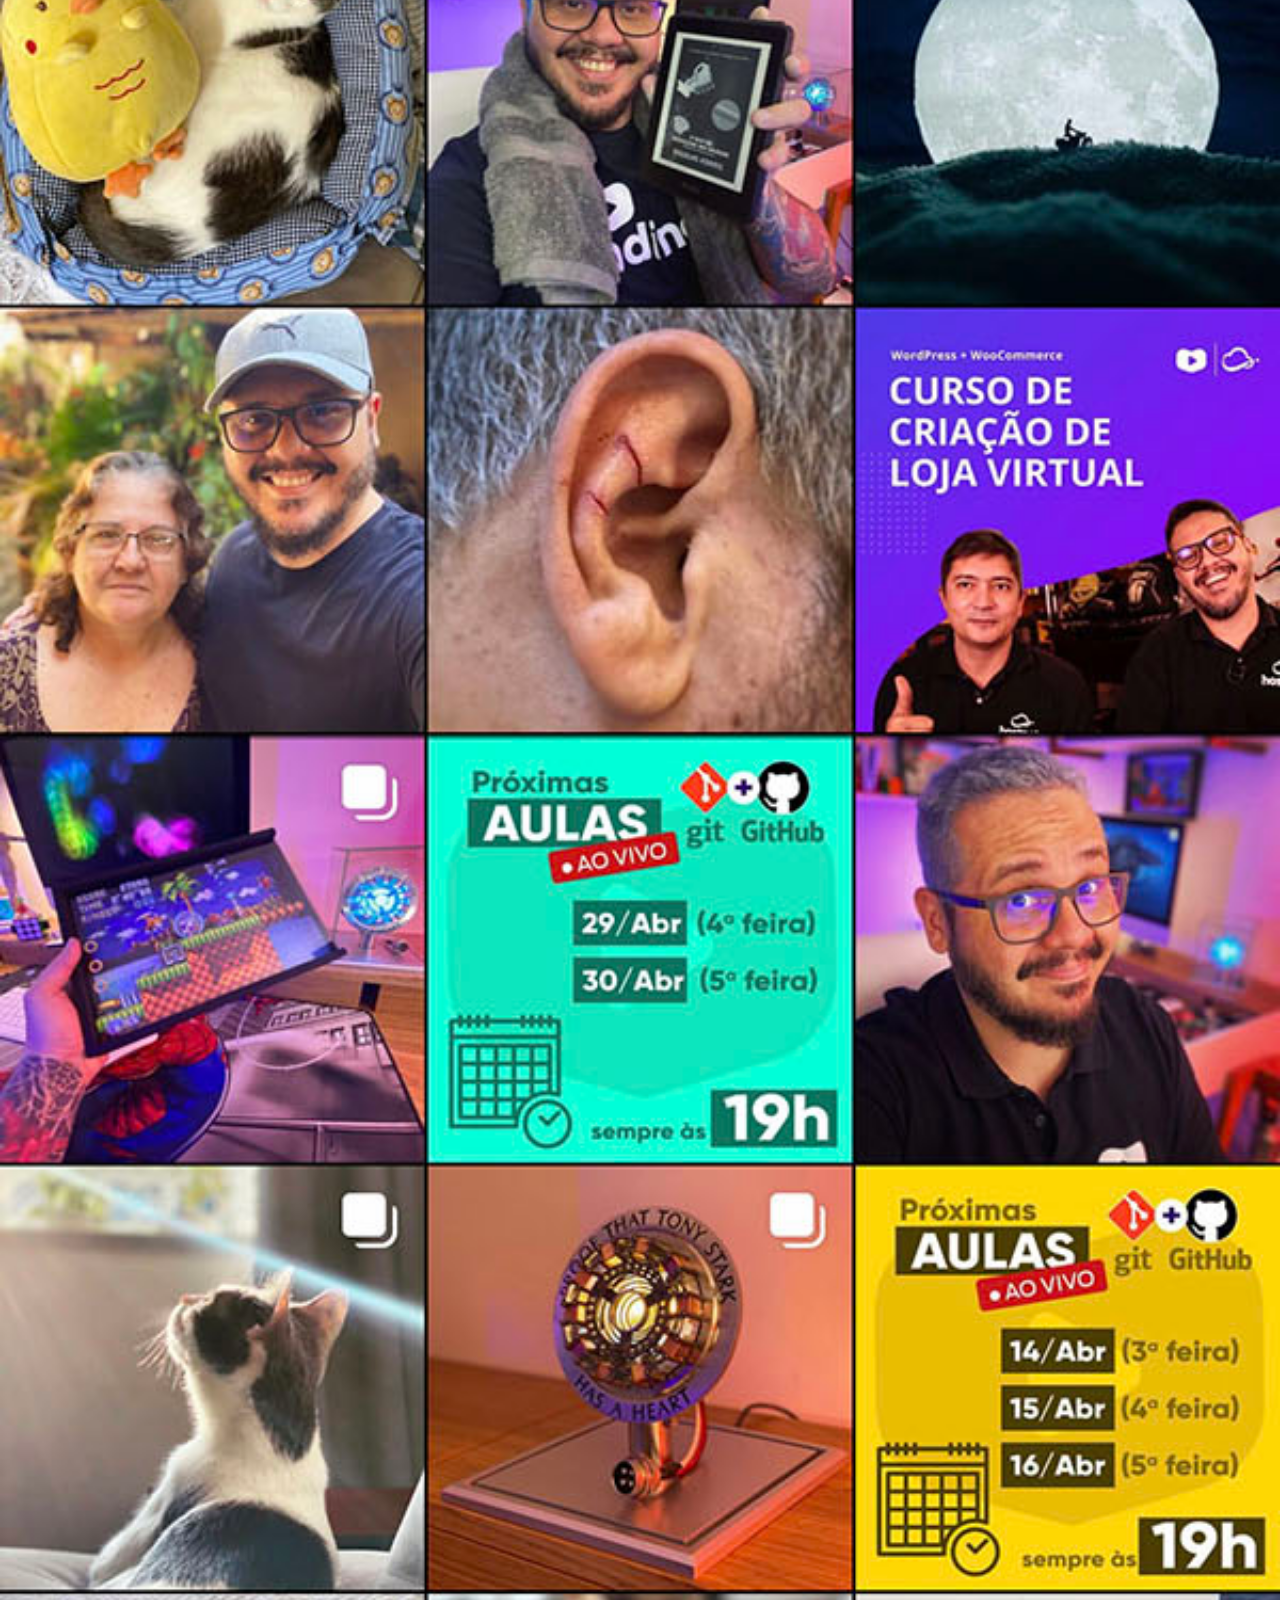
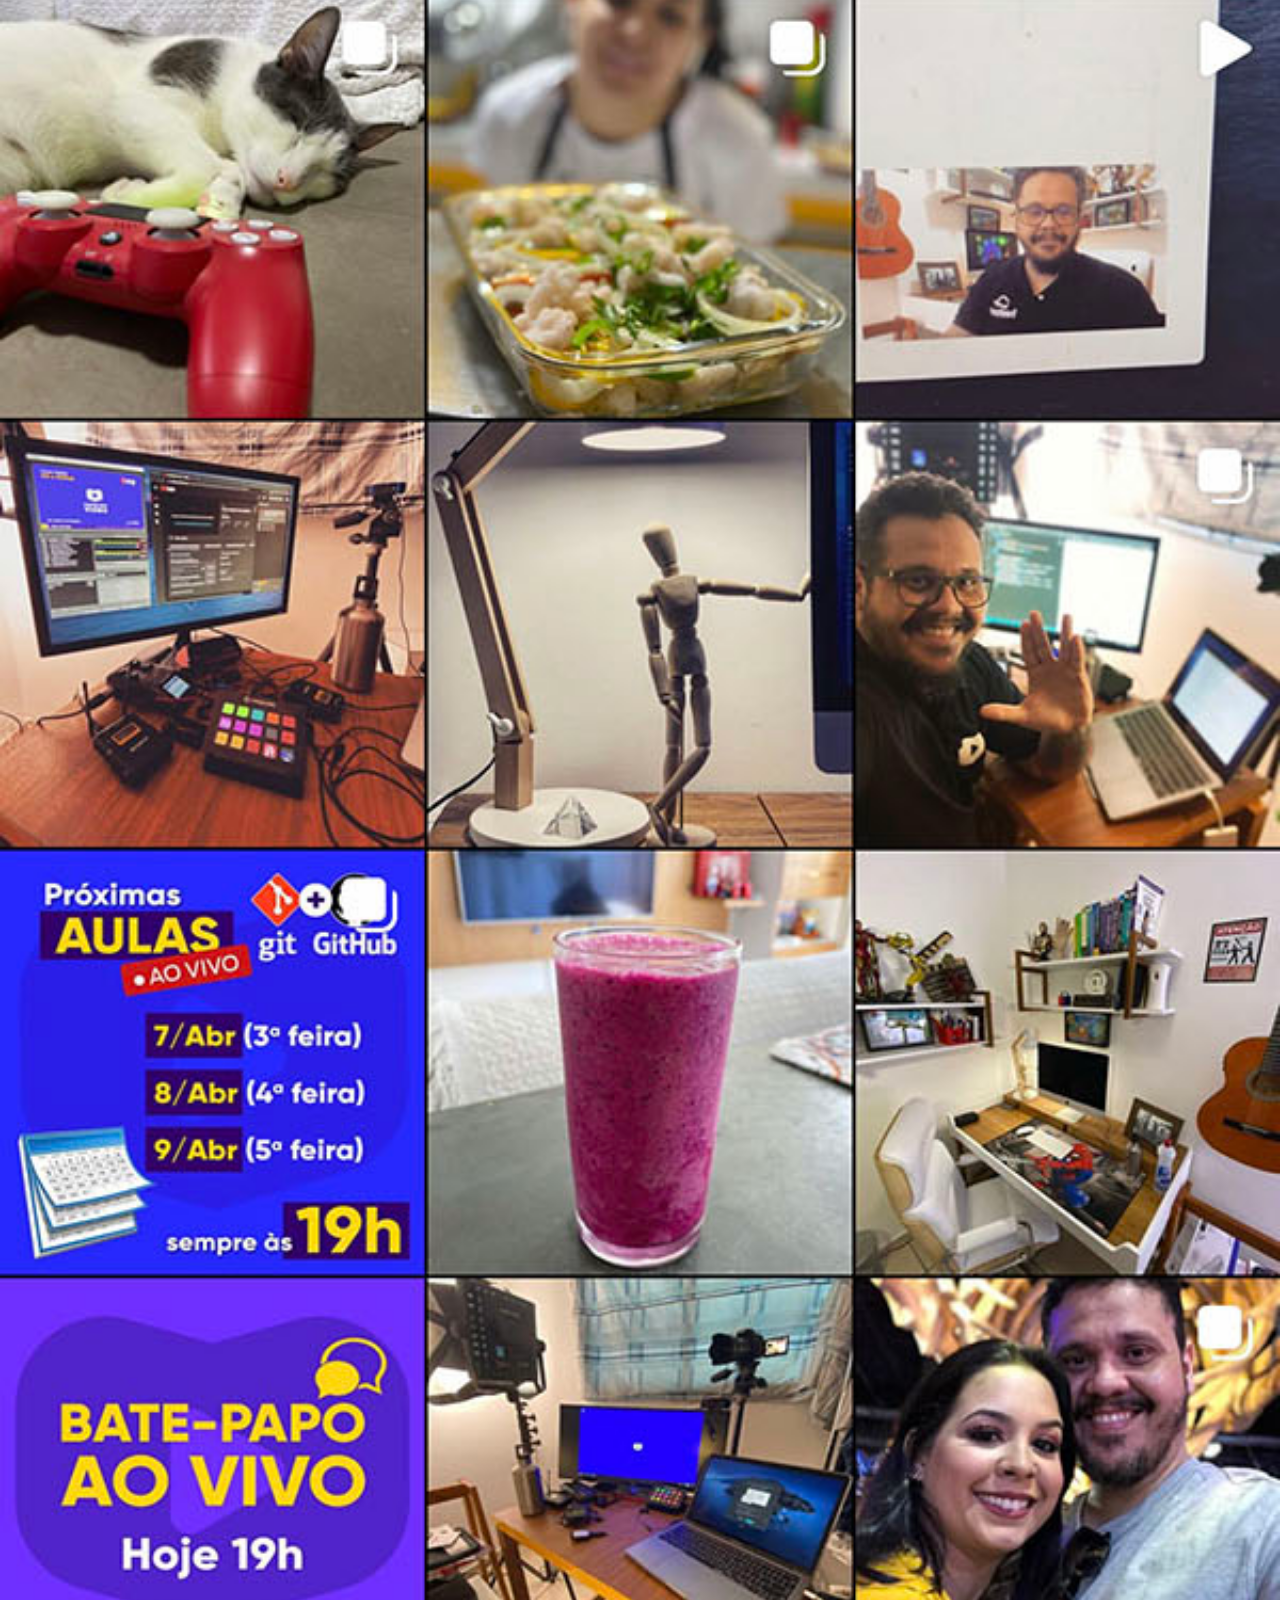
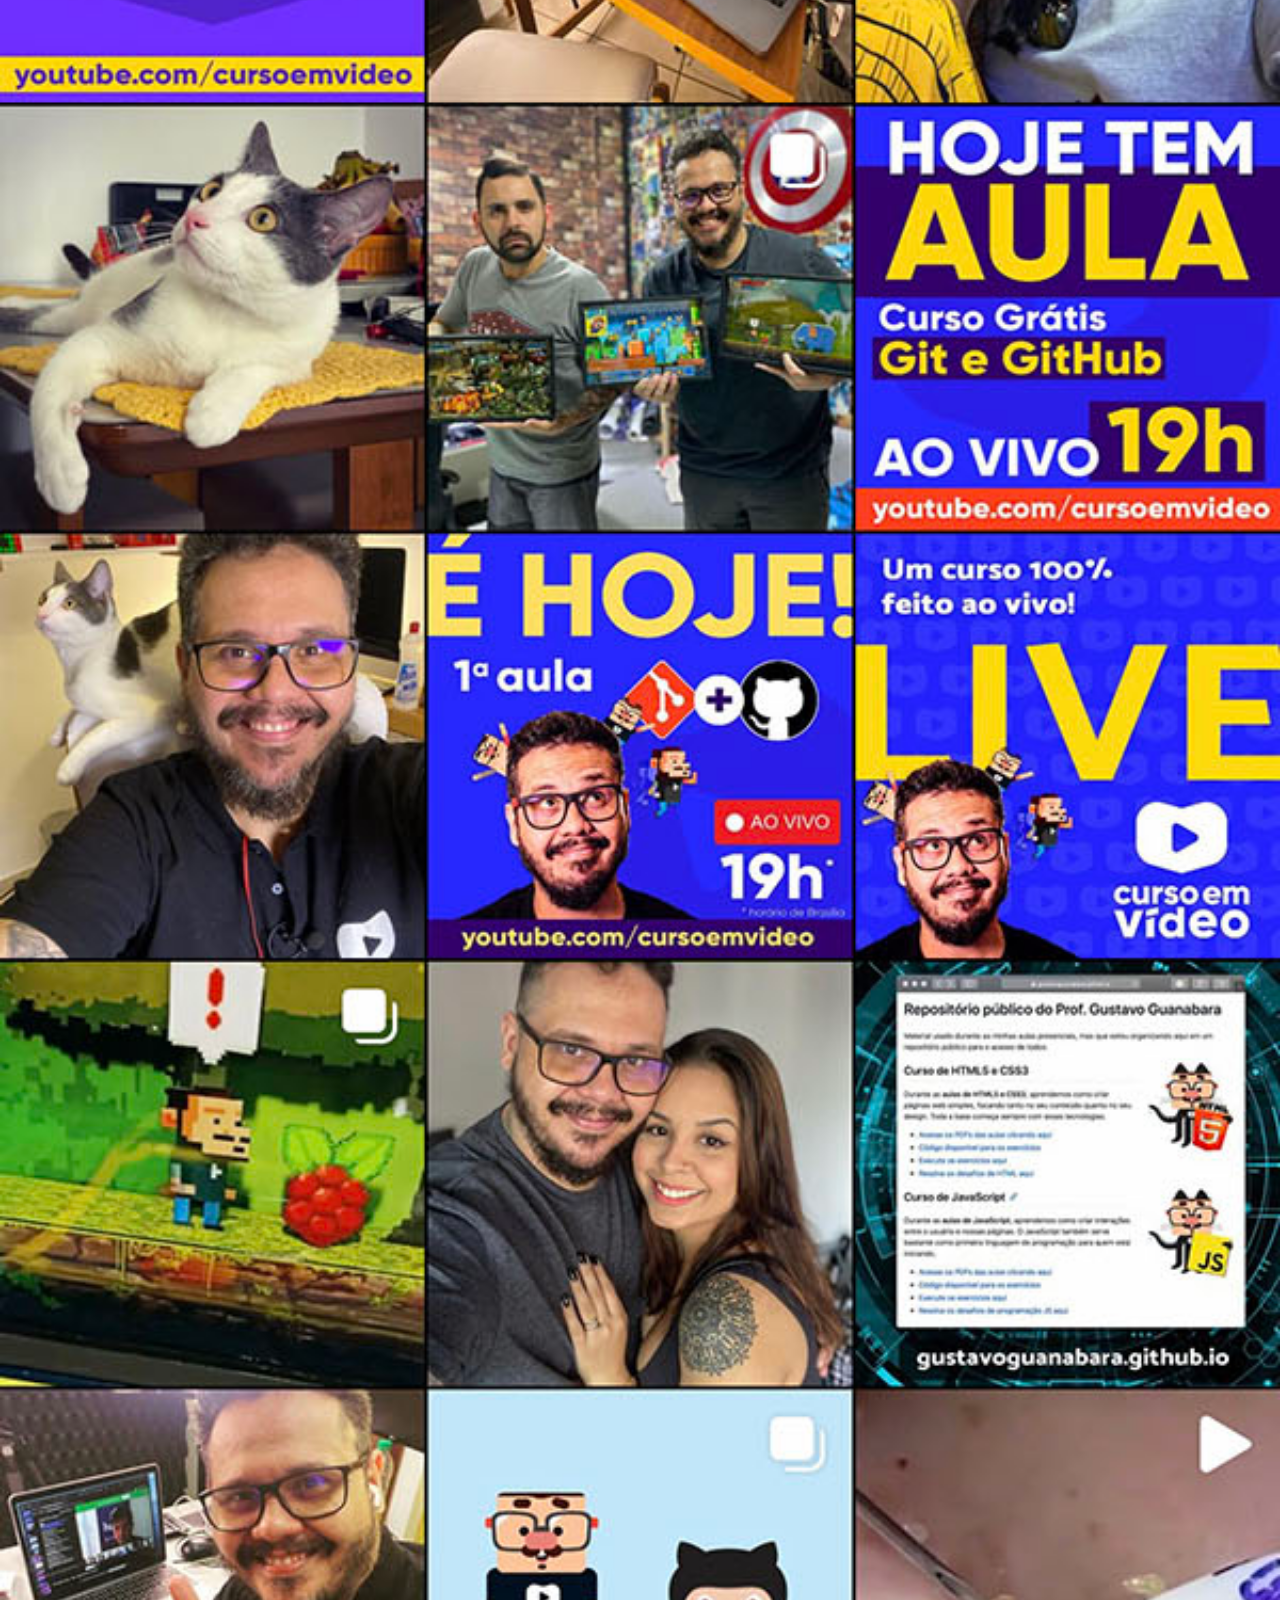
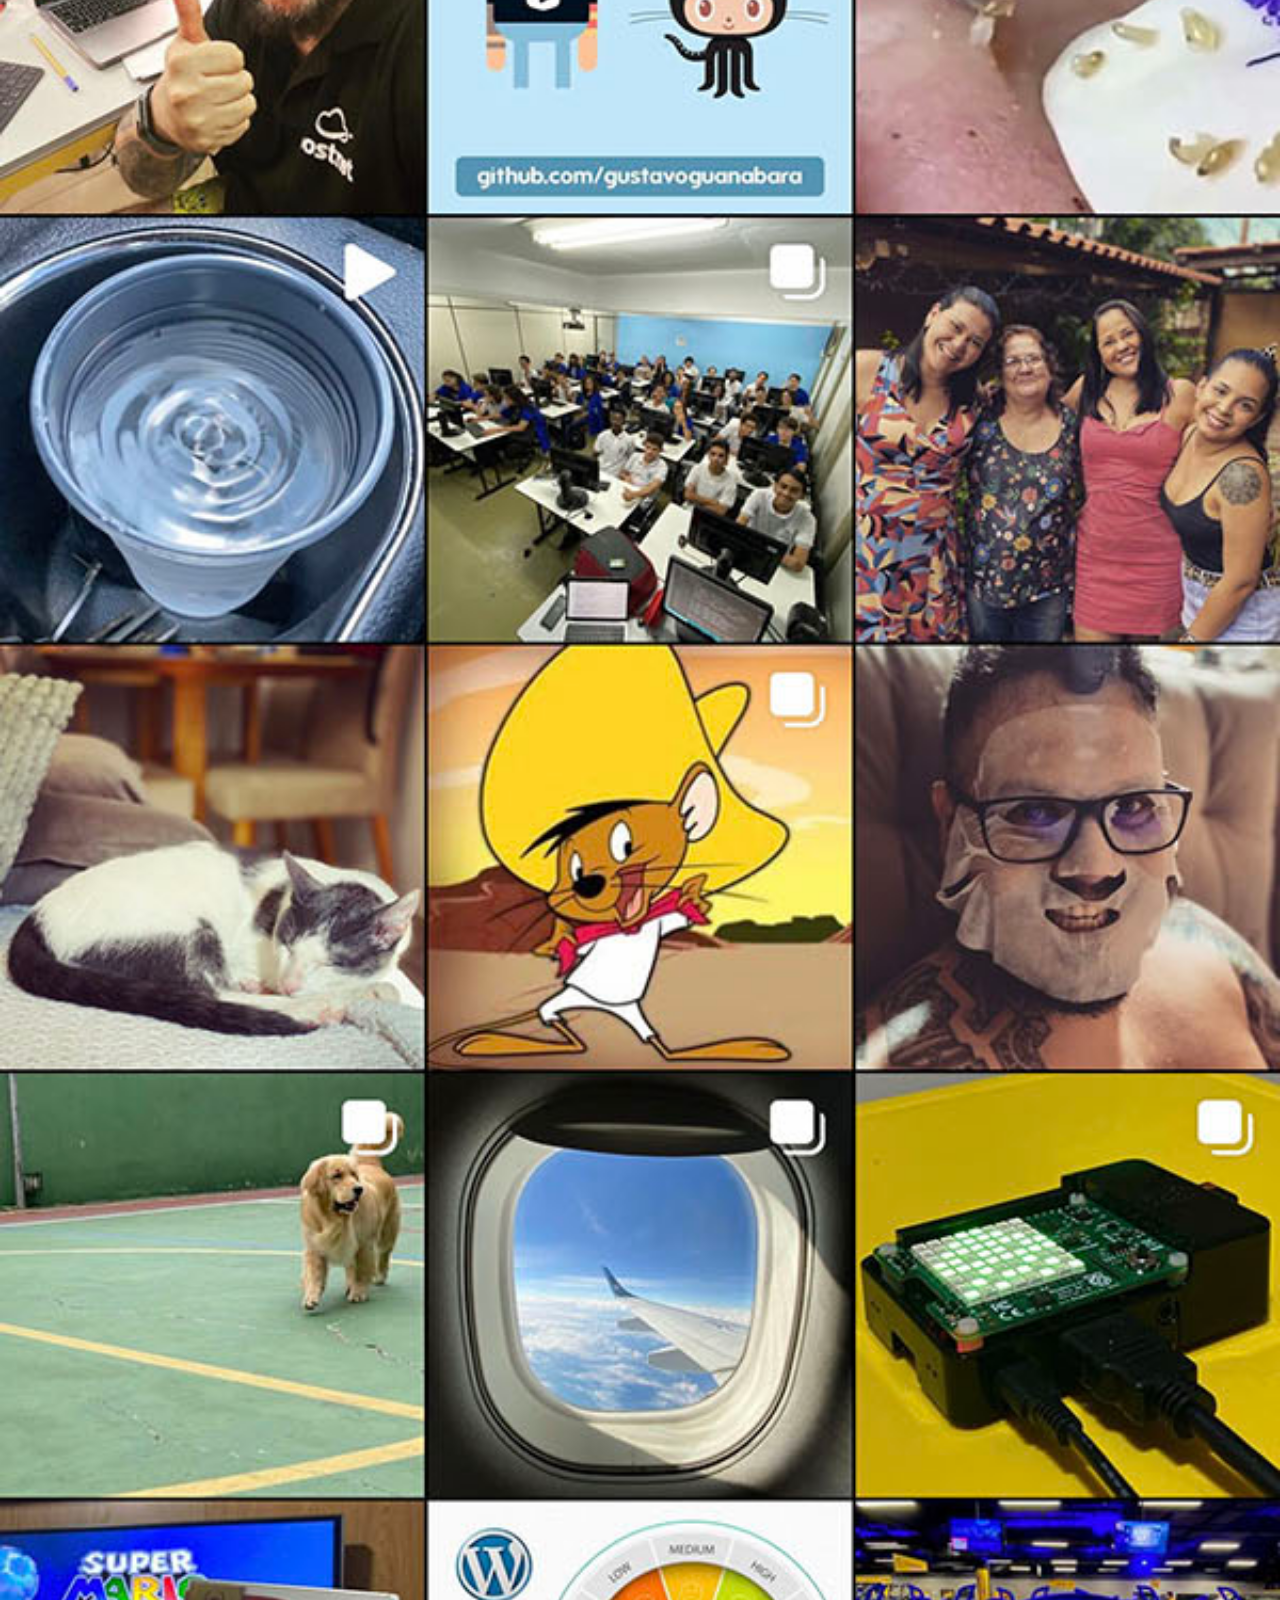
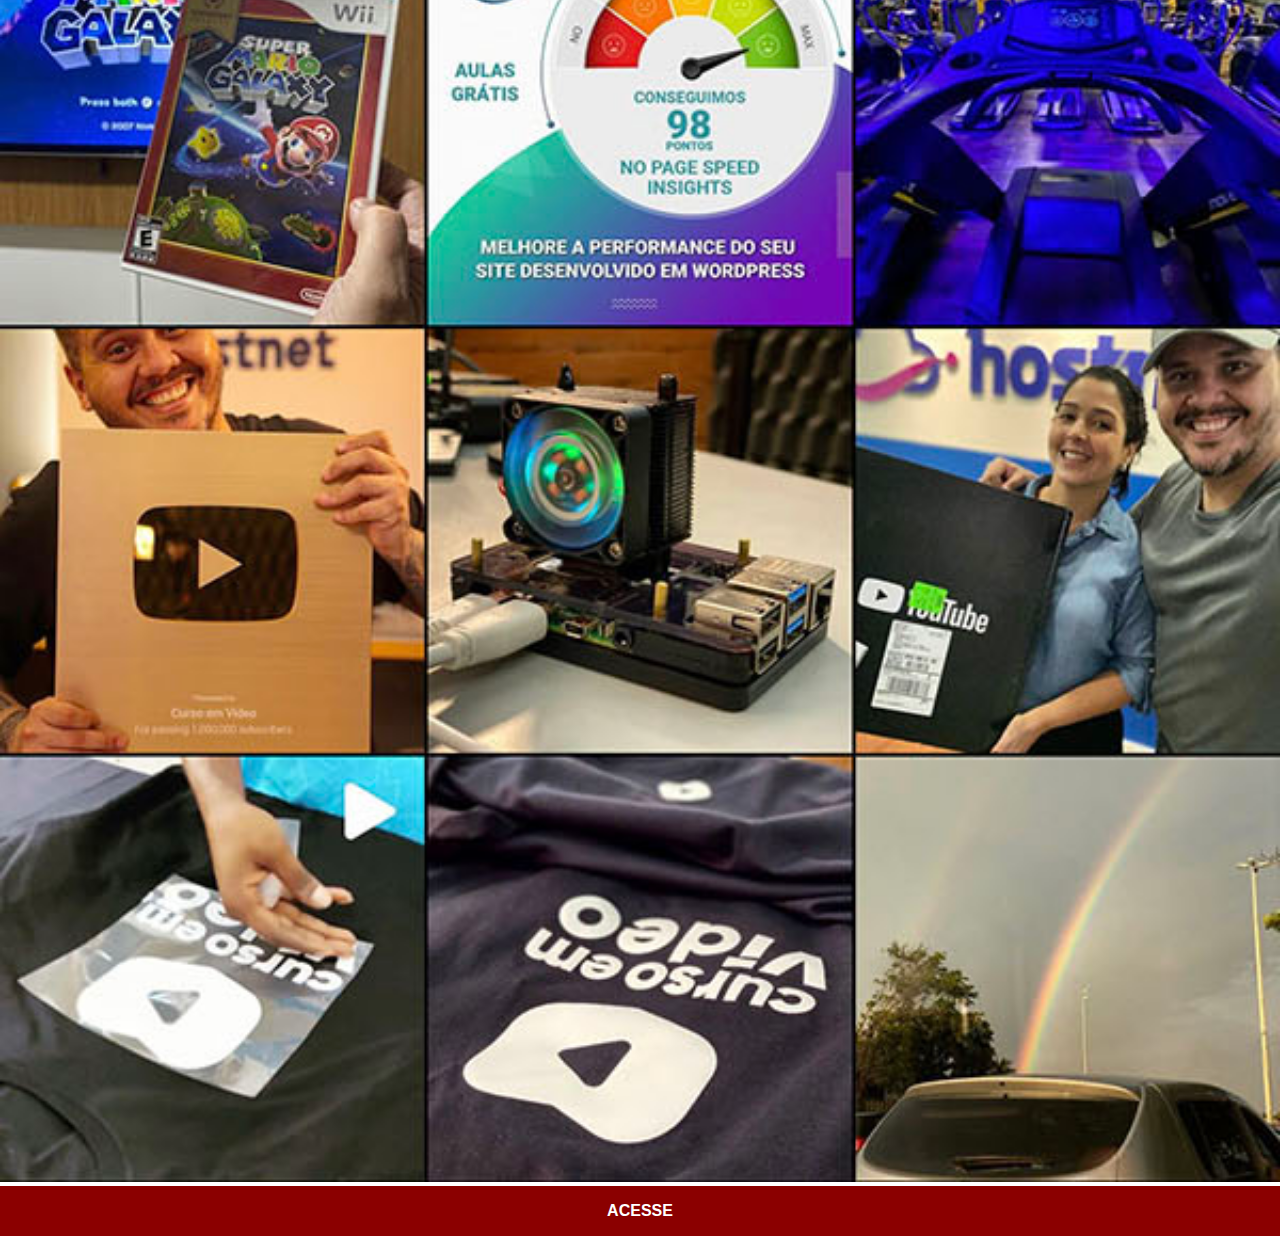
<file: instagram.html>
<!DOCTYPE html>
<html lang="pt-br">
<head>
    <meta charset="UTF-8">
    <meta http-equiv="X-UA-Compatible" content="IE=edge">
    <meta name="viewport" content="width=device-width, initial-scale=1.0">
    <title>instagram</title>
    <link rel="stylesheet" href="estilos/social.css">
</head>
<body>
    <img src="imagens/tela-instagram.jpg" alt="twitter">
    <a href="https://www.instagram.com/tawanalves27/" target="_blank"> ACESSE</a>
</body>
</html>
</file>
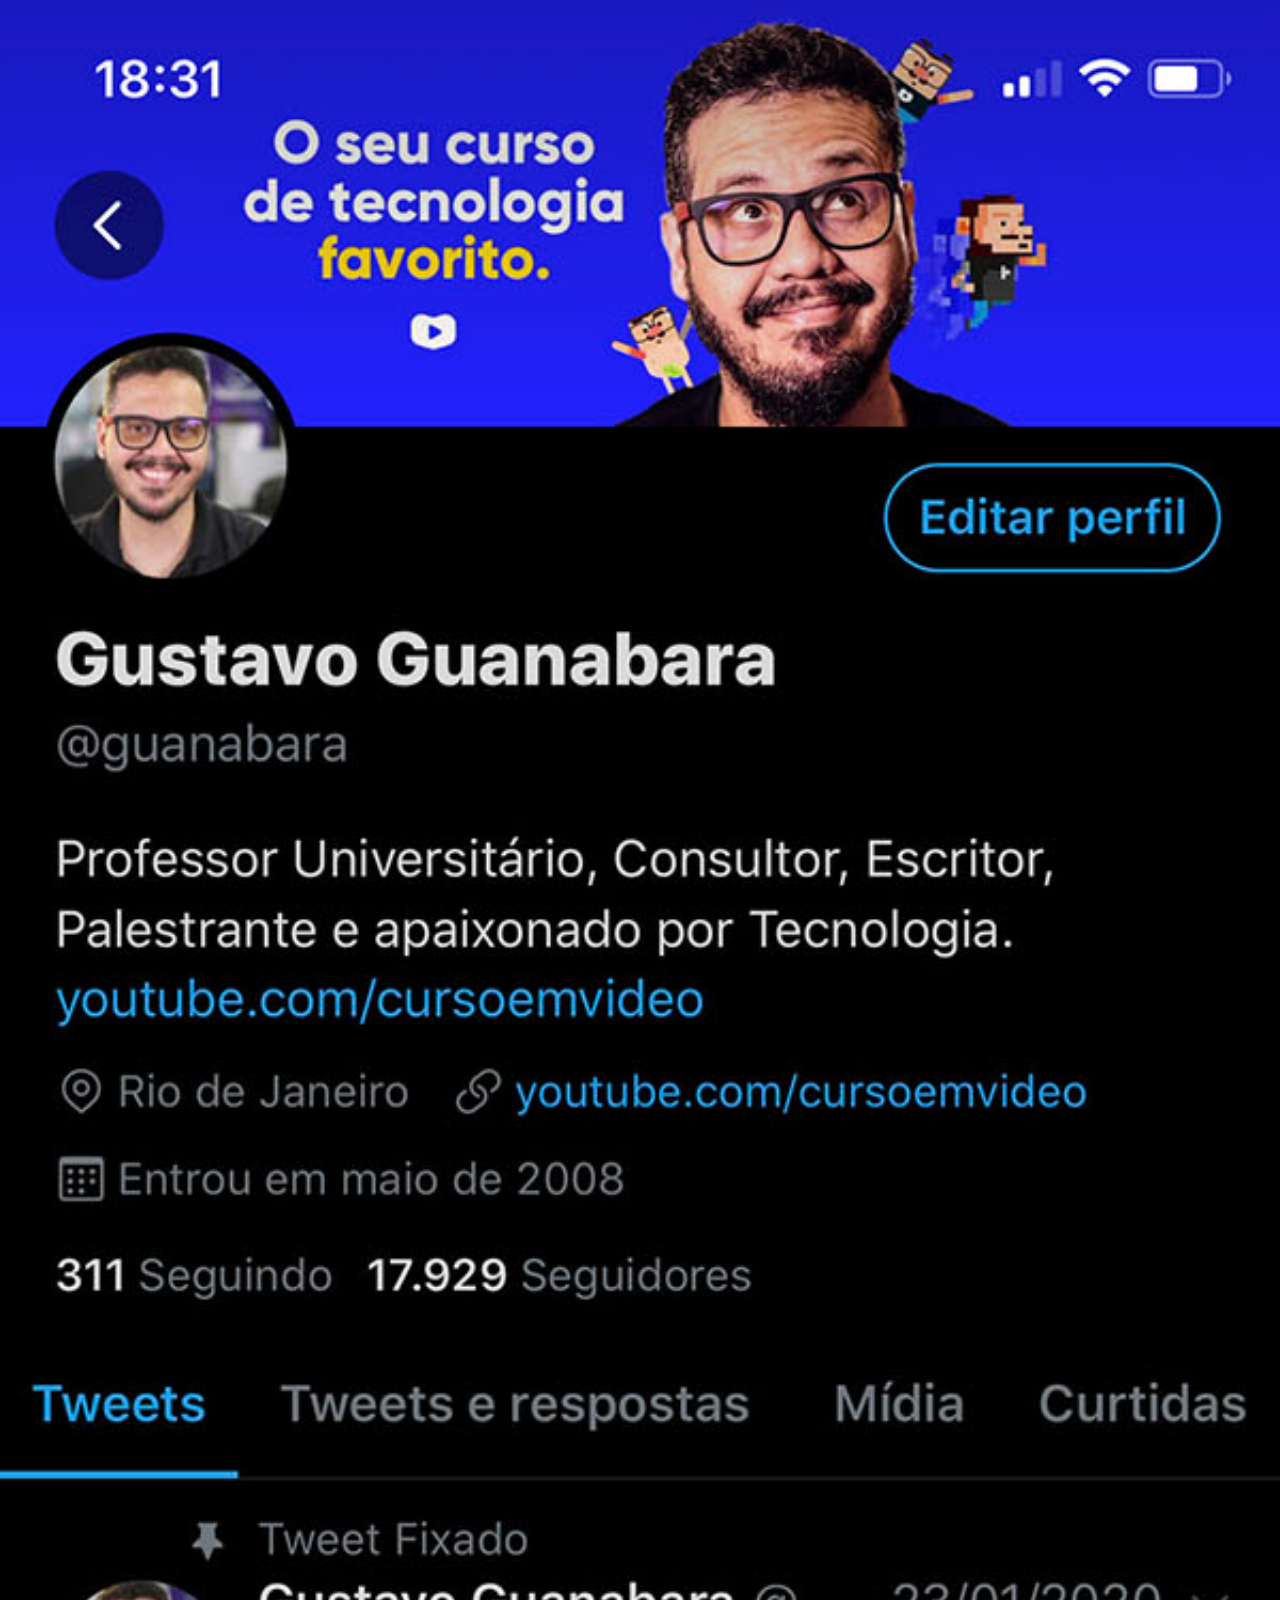
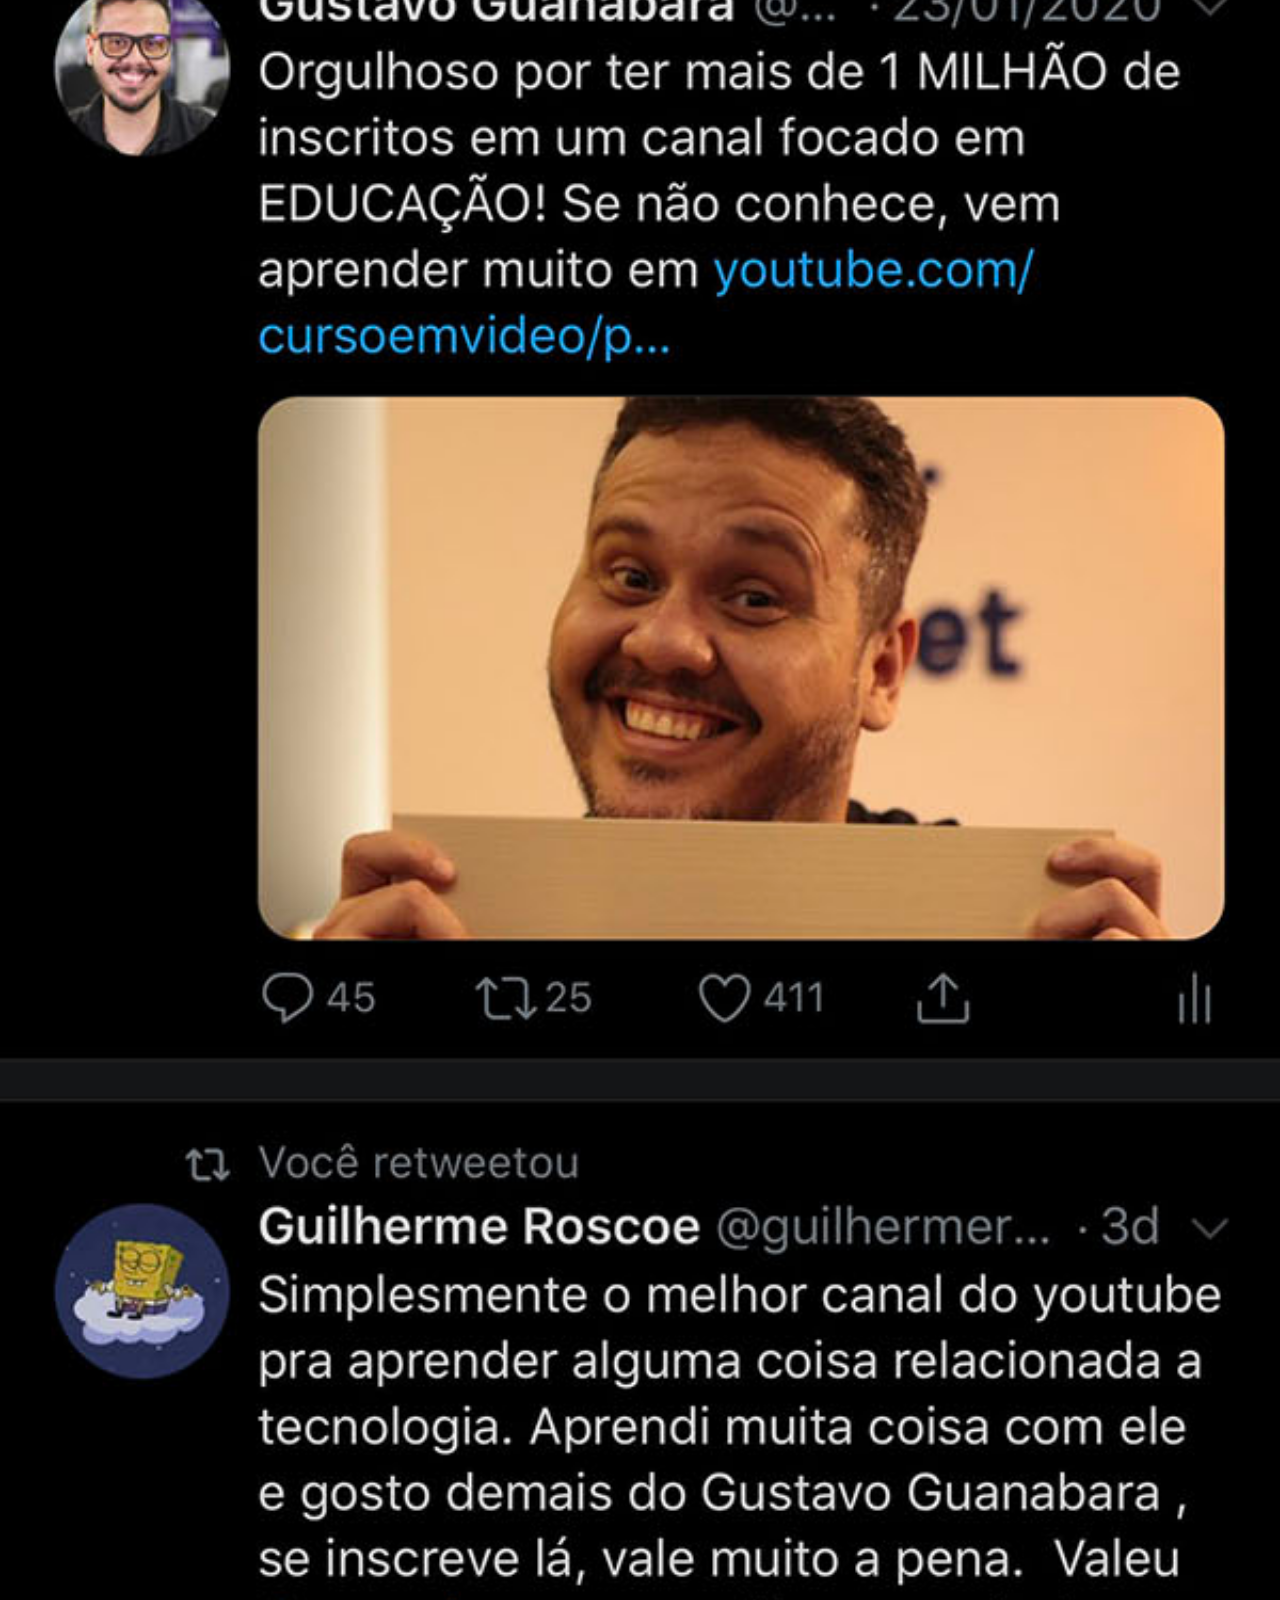
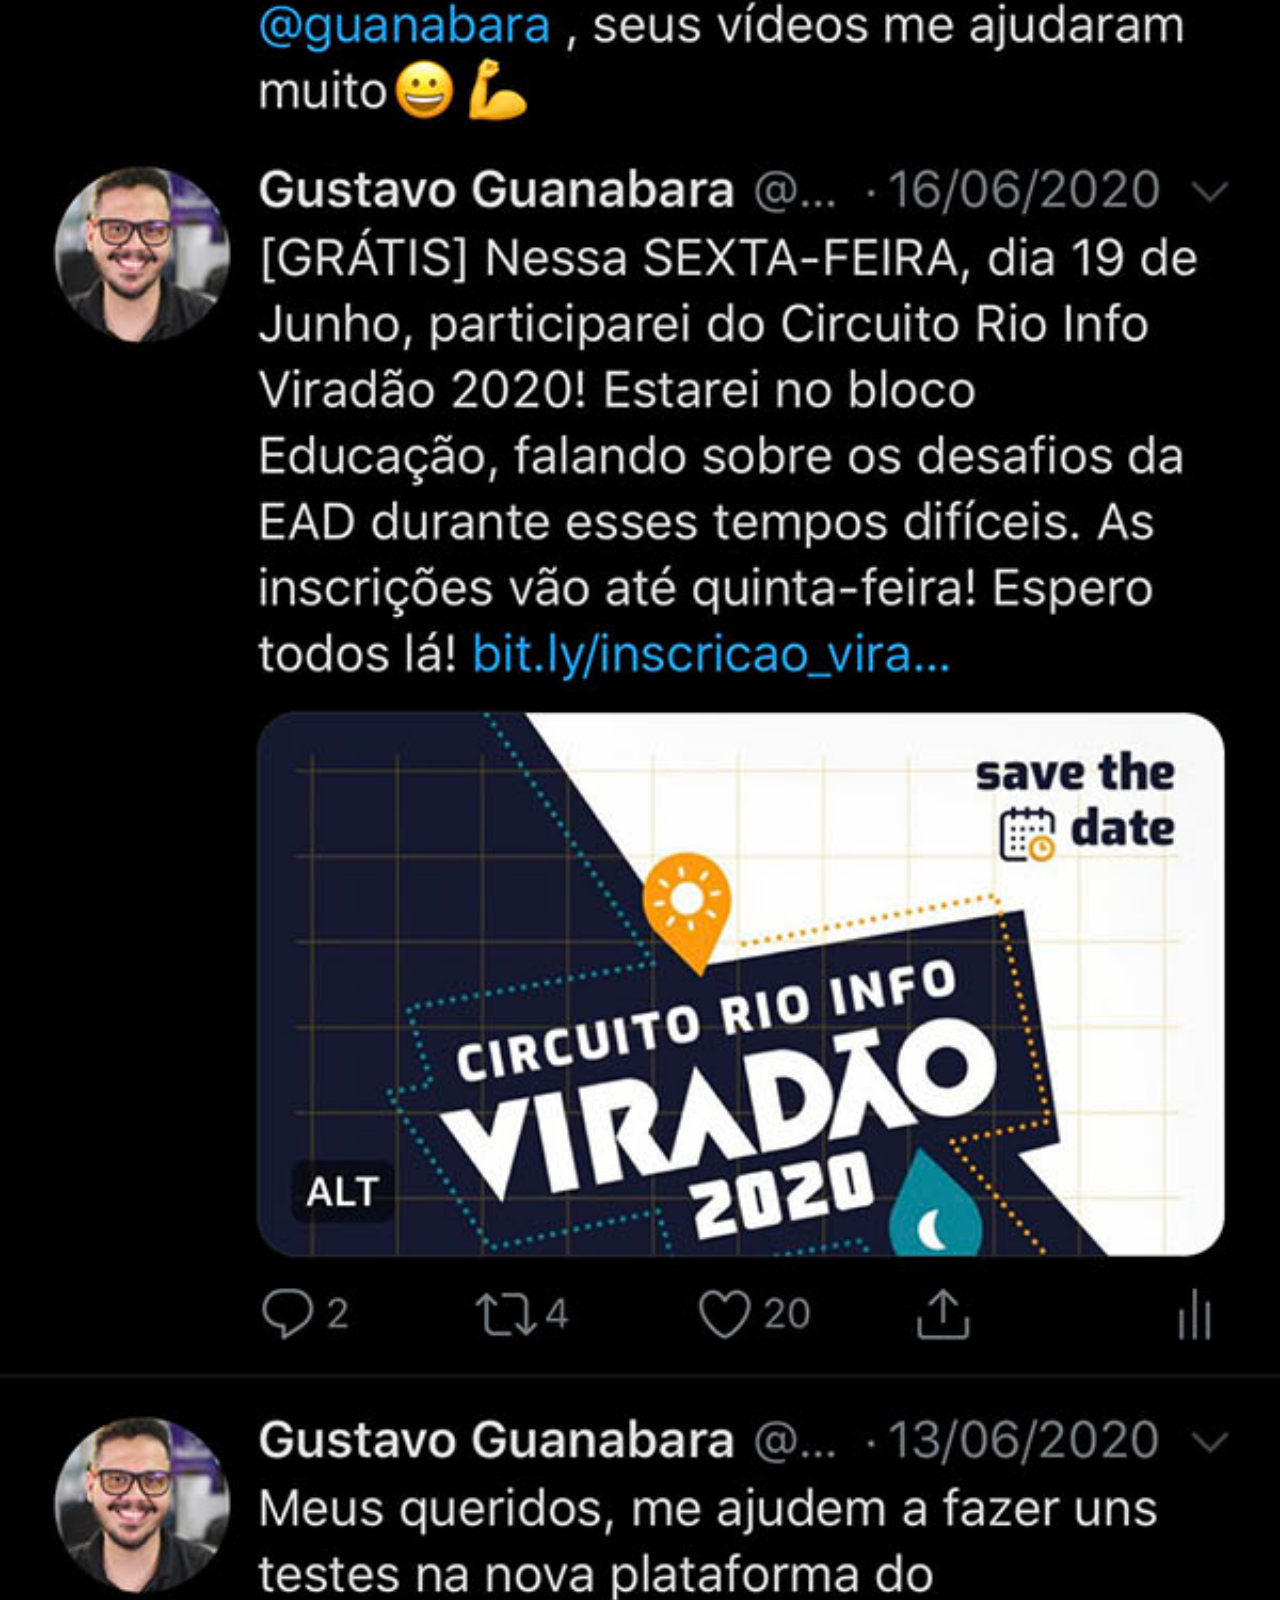
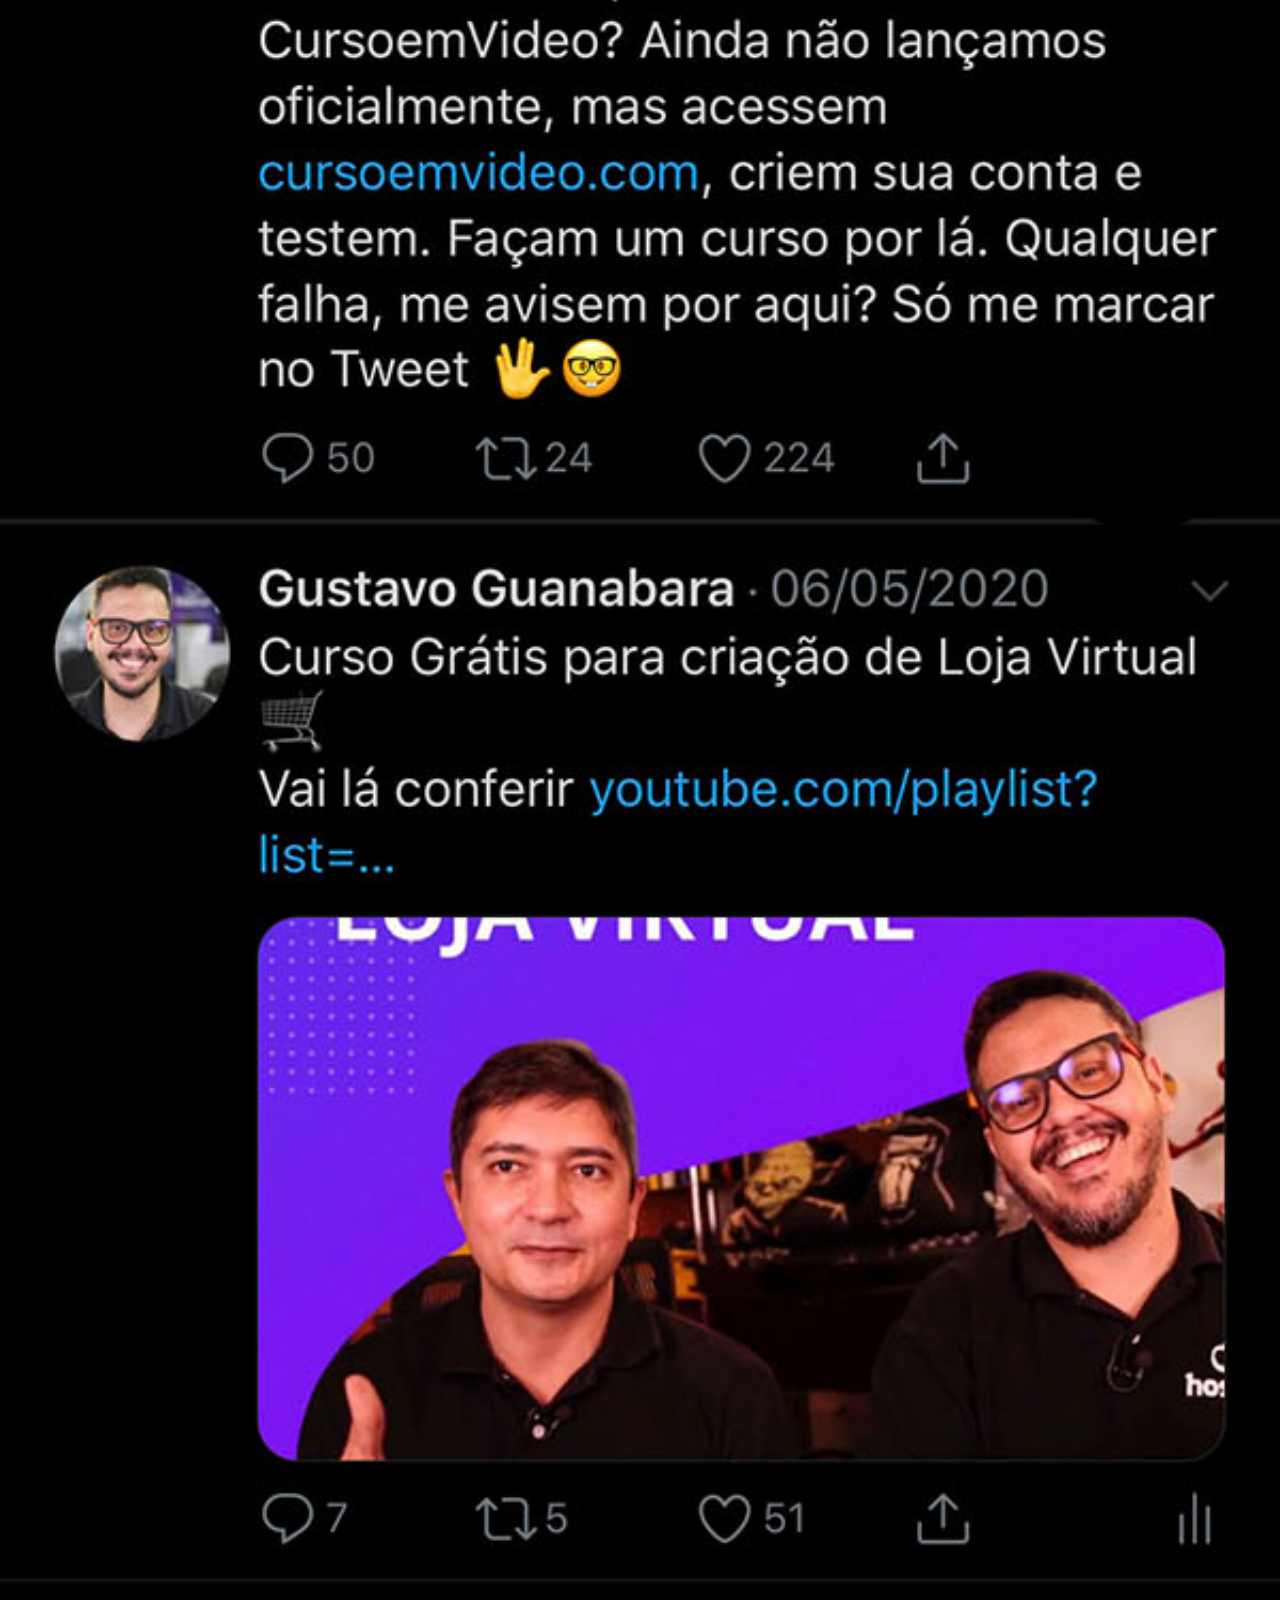
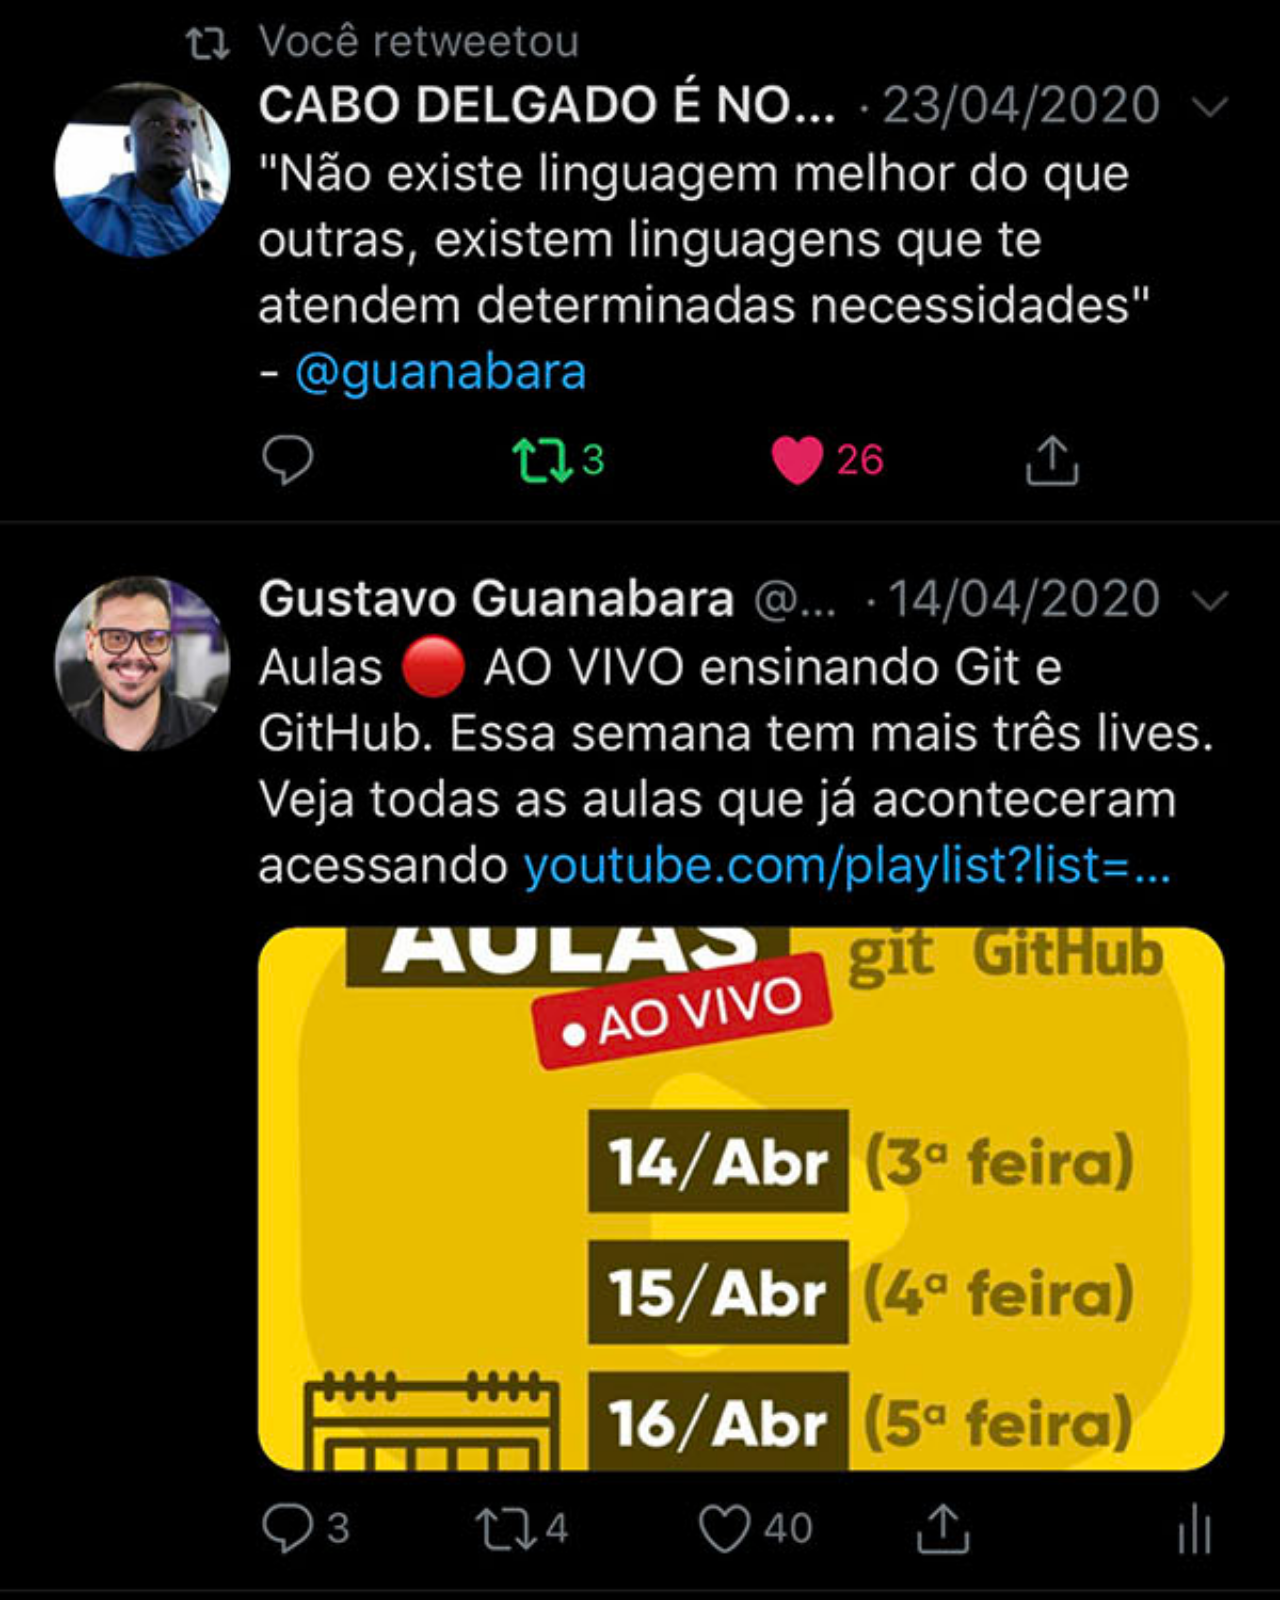
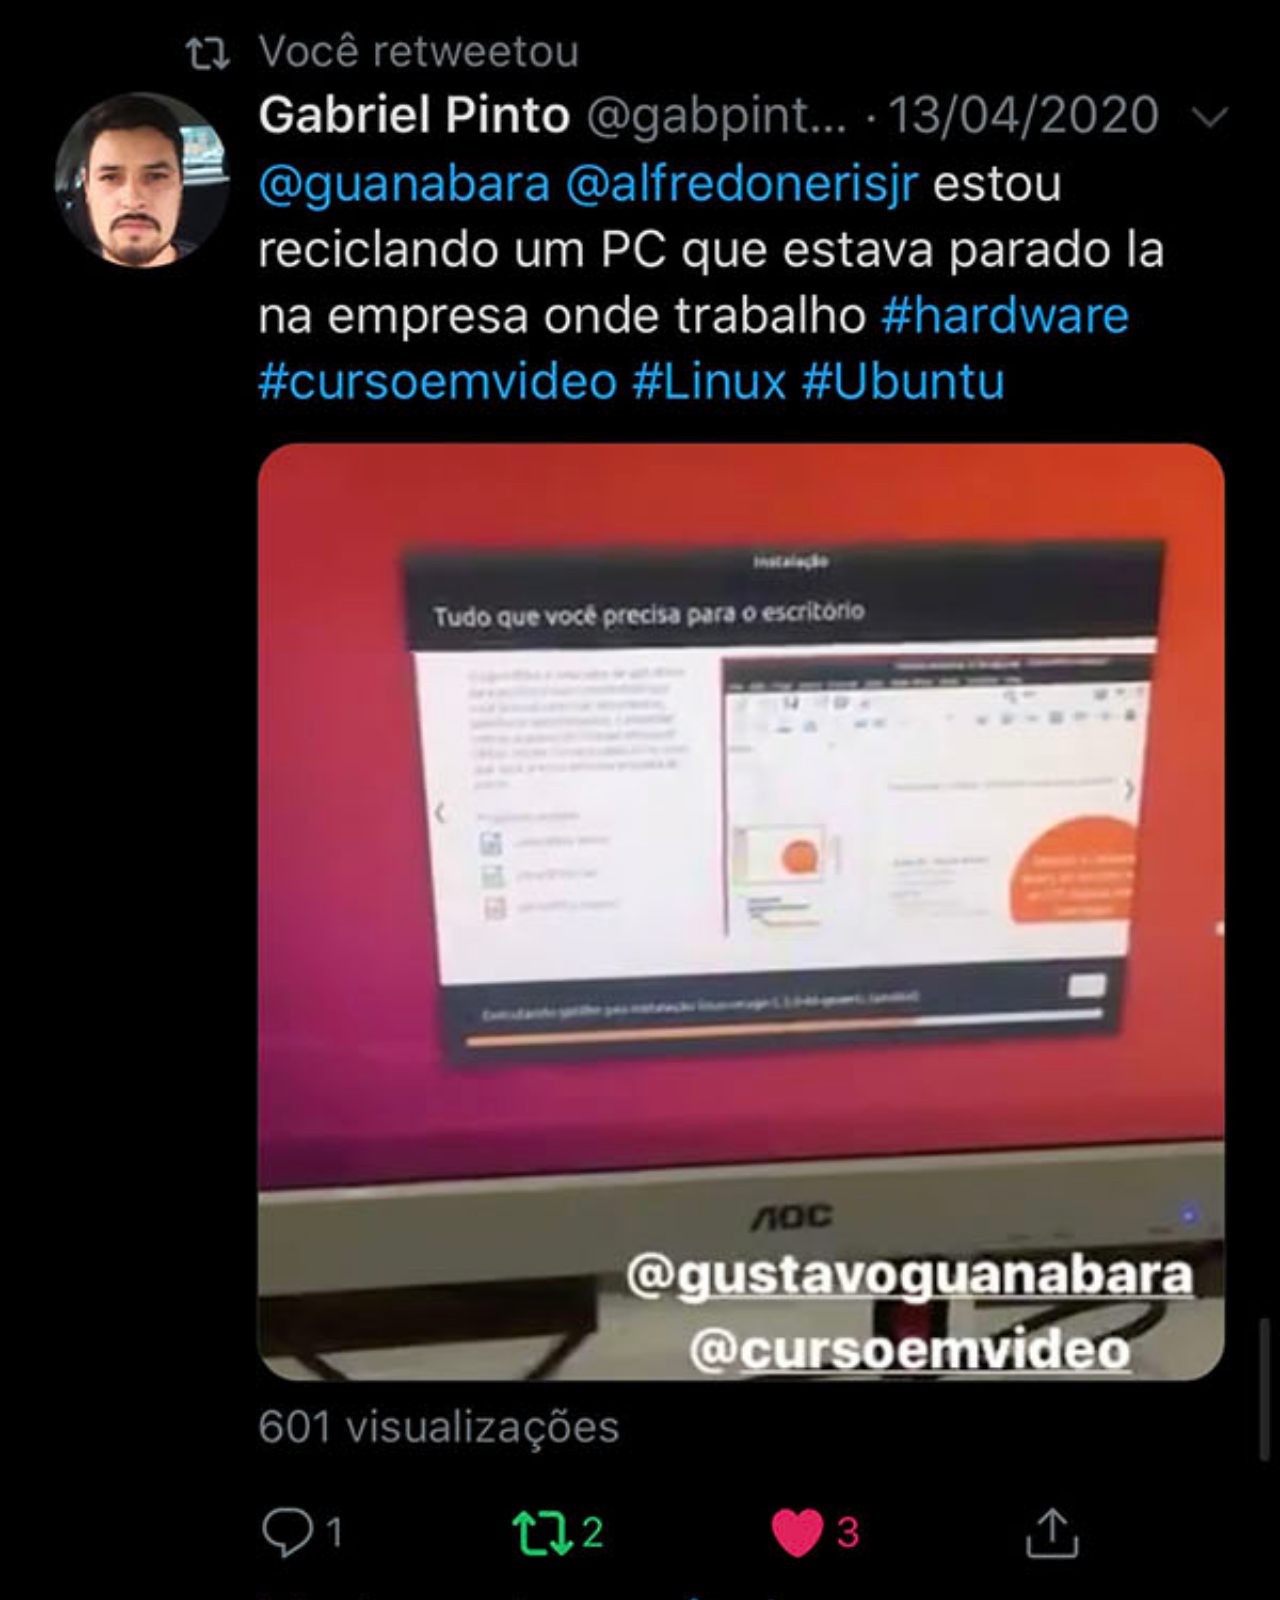
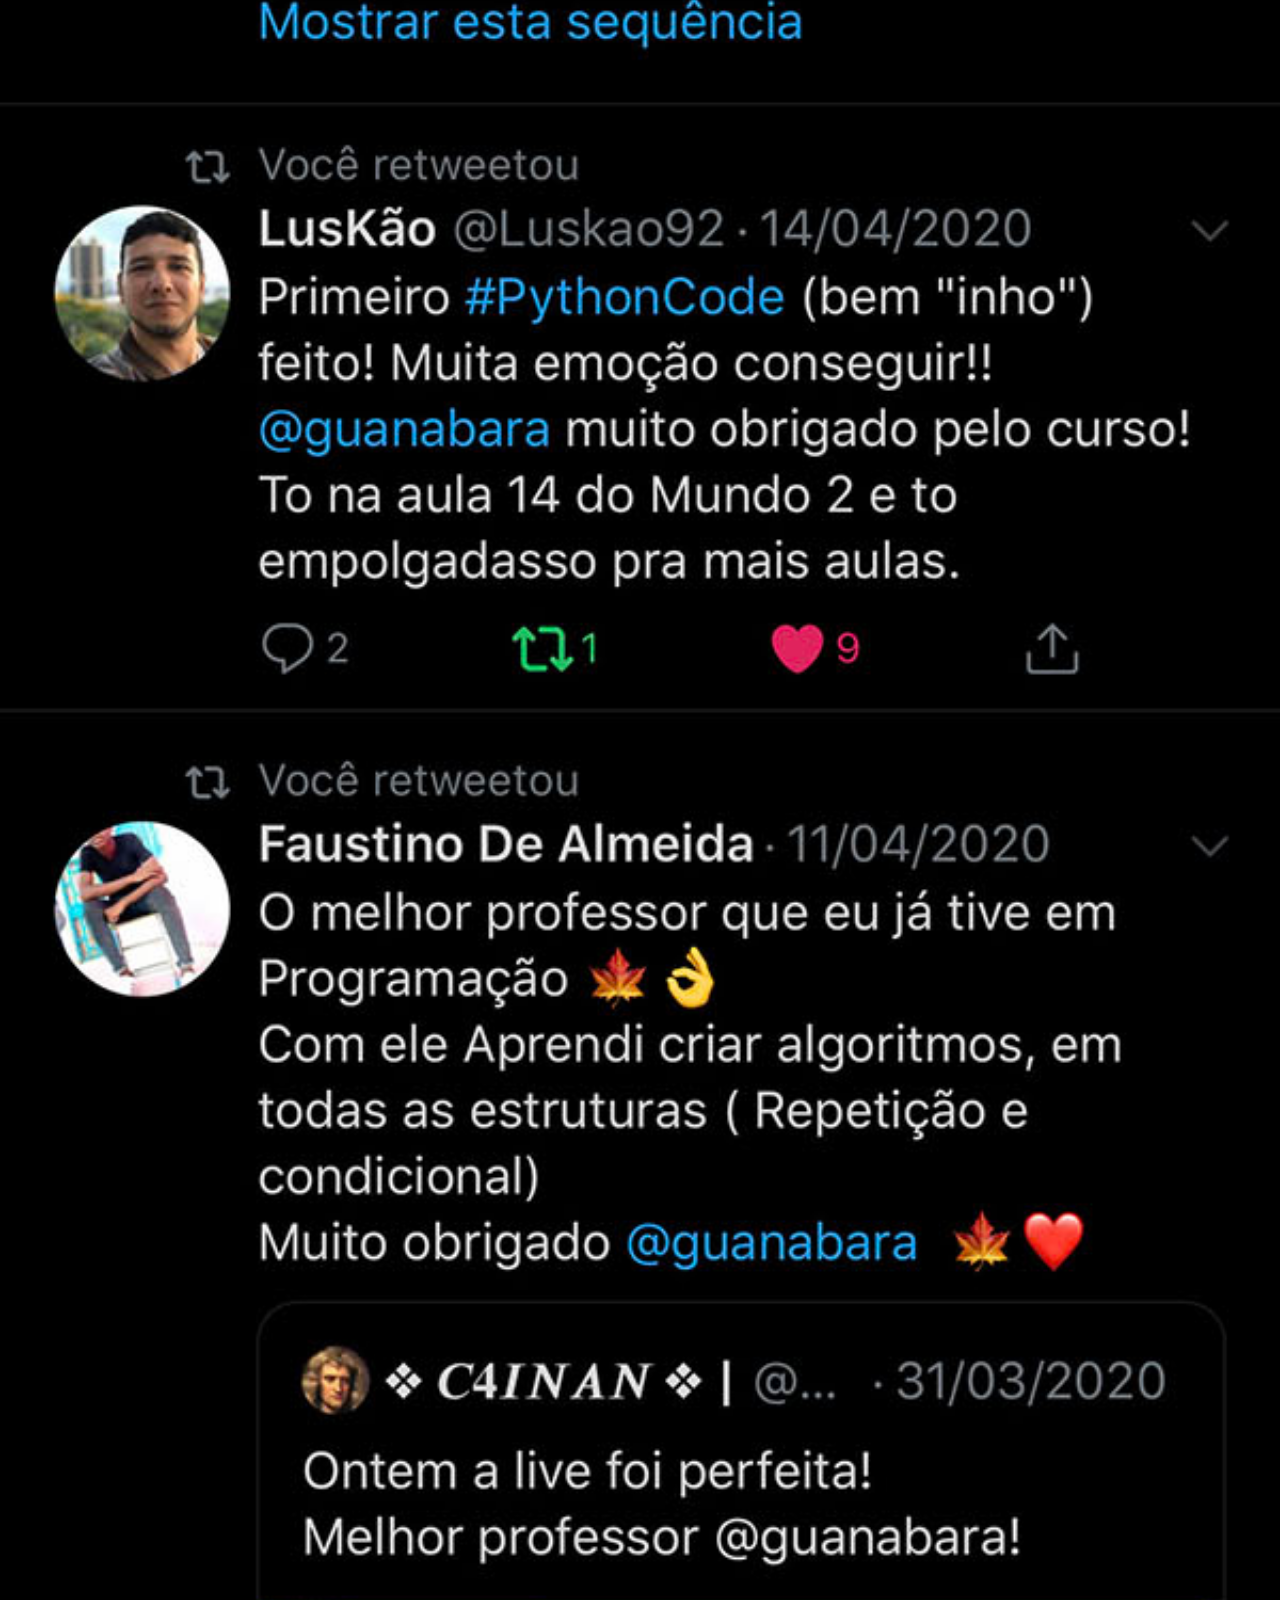
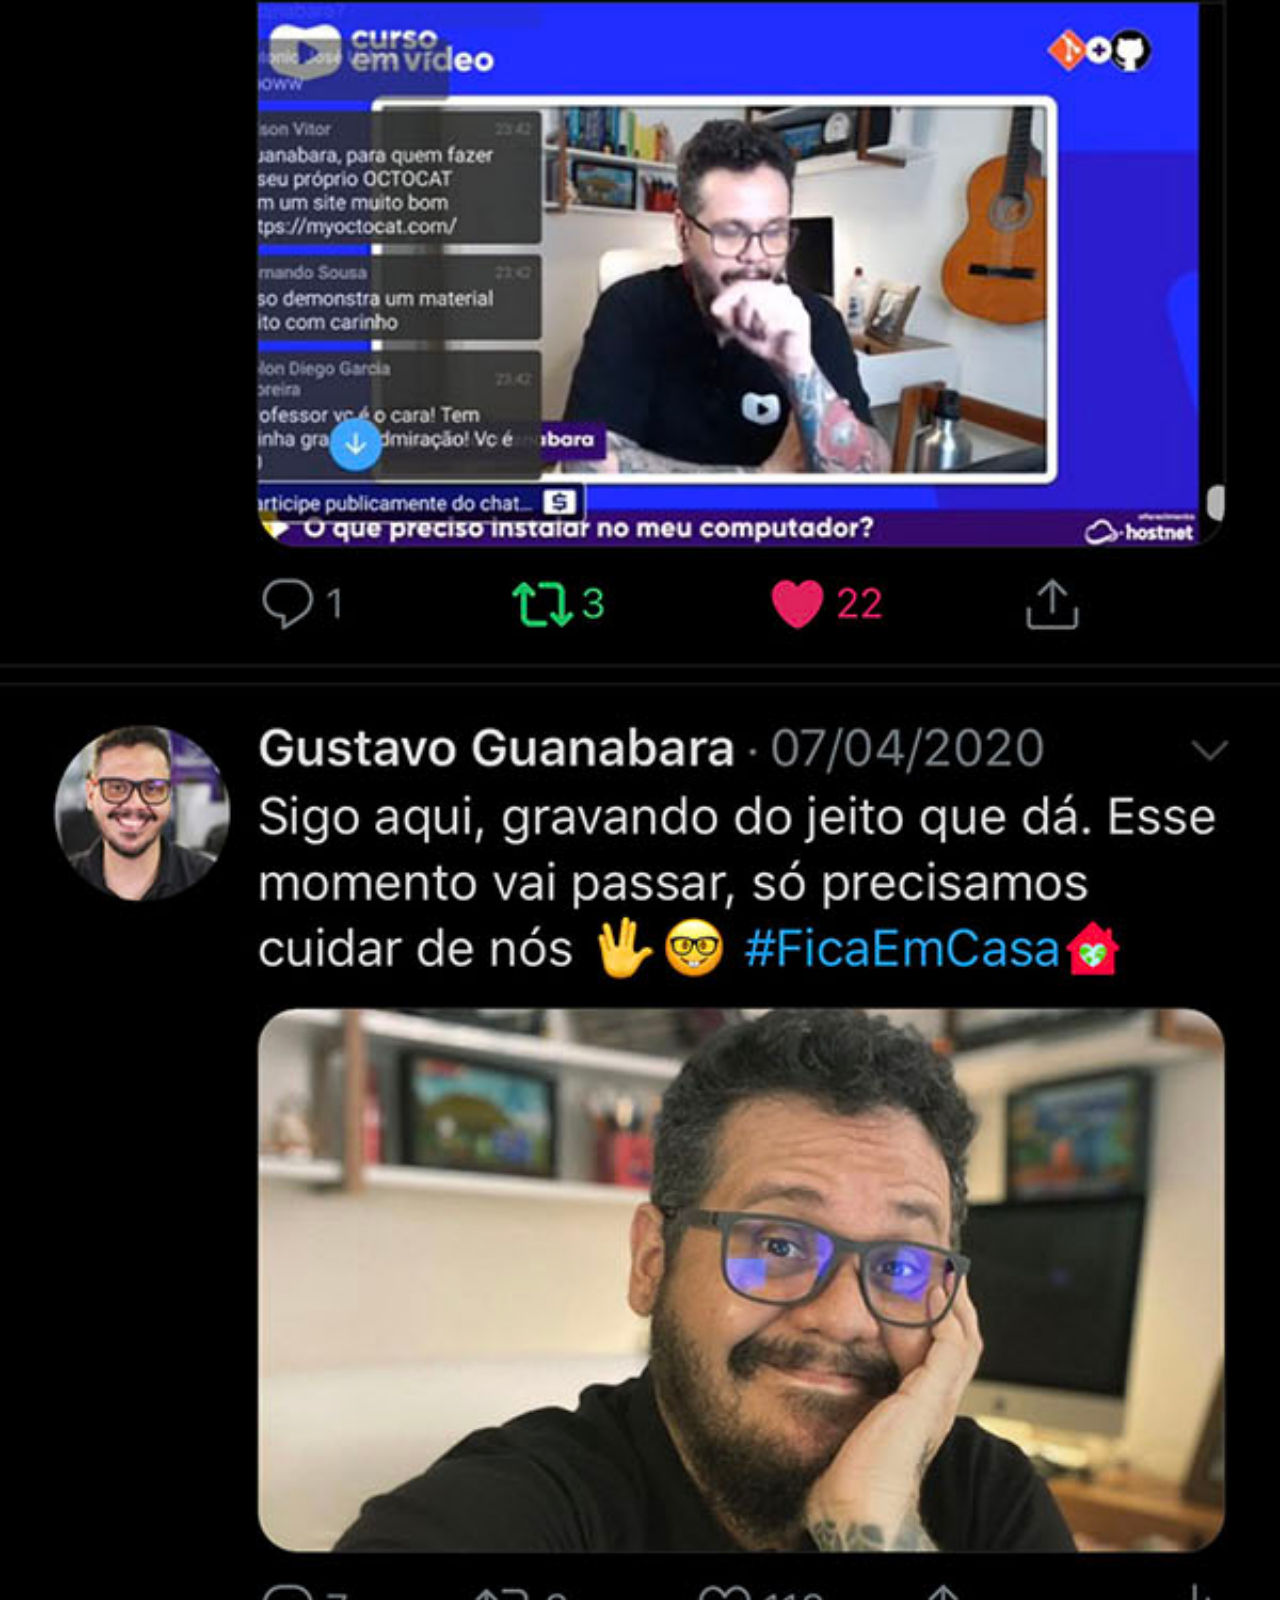
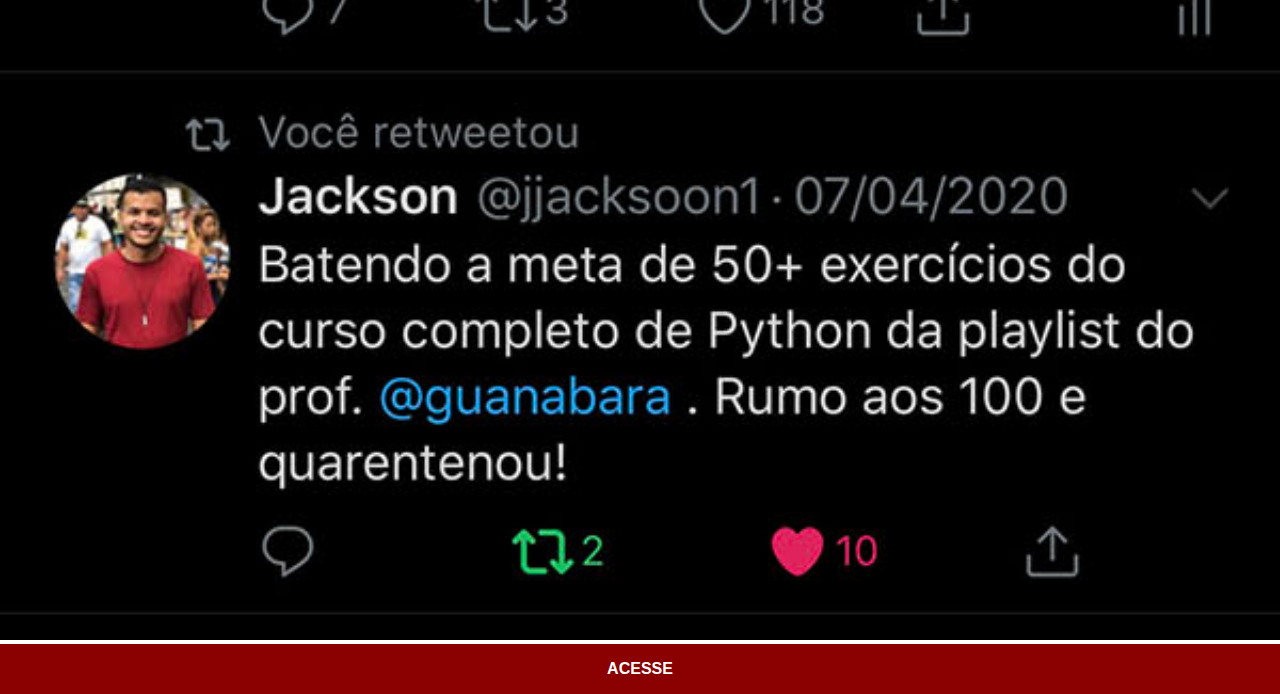
<file: twitter.html>
<!DOCTYPE html>
<html lang="pt-br">
<head>
    <meta charset="UTF-8">
    <meta http-equiv="X-UA-Compatible" content="IE=edge">
    <meta name="viewport" content="width=device-width, initial-scale=1.0">
    <title>twitter</title>
    <link rel="stylesheet" href="estilos/social.css">
</head>
<body>
    <img src="imagens/tela-twitter.jpg" alt="twitter">
    <a href="https://twitter.com/" target="_blank"> ACESSE</a>
</body>
</html>
</file>
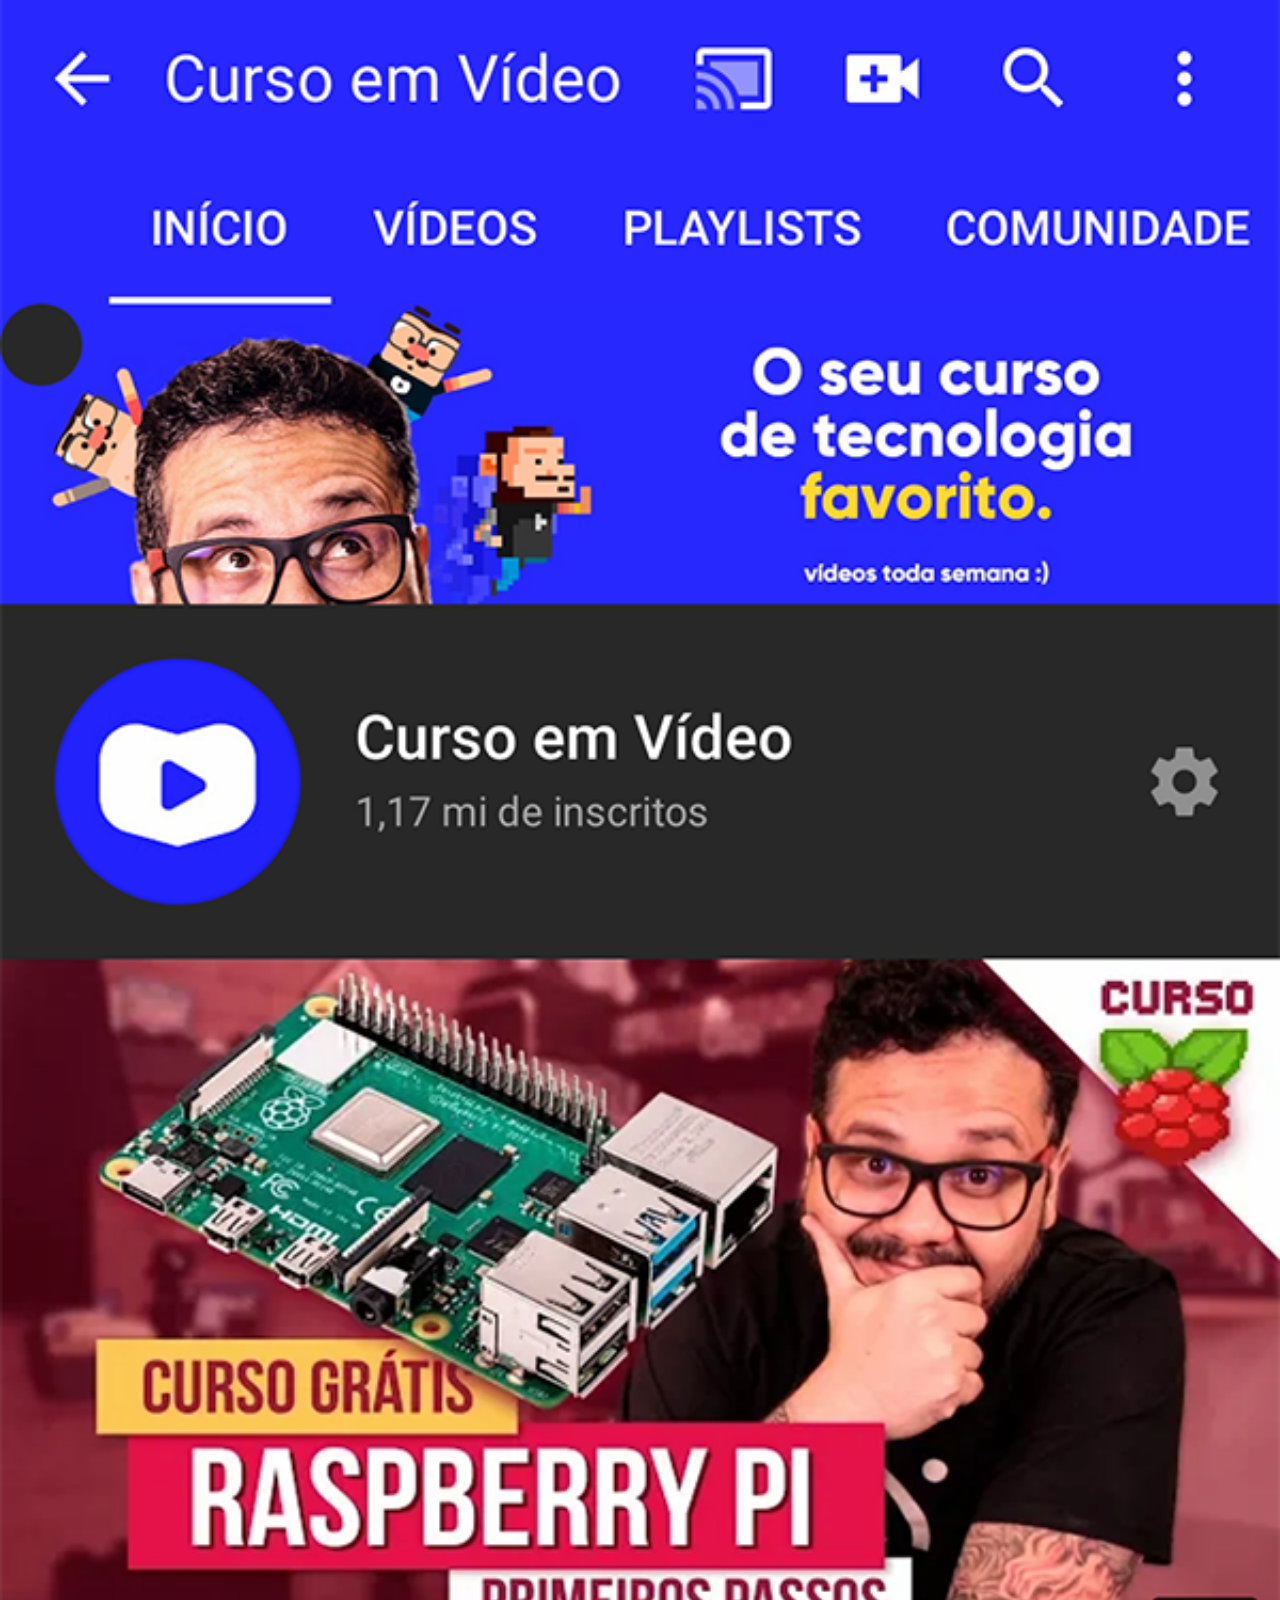
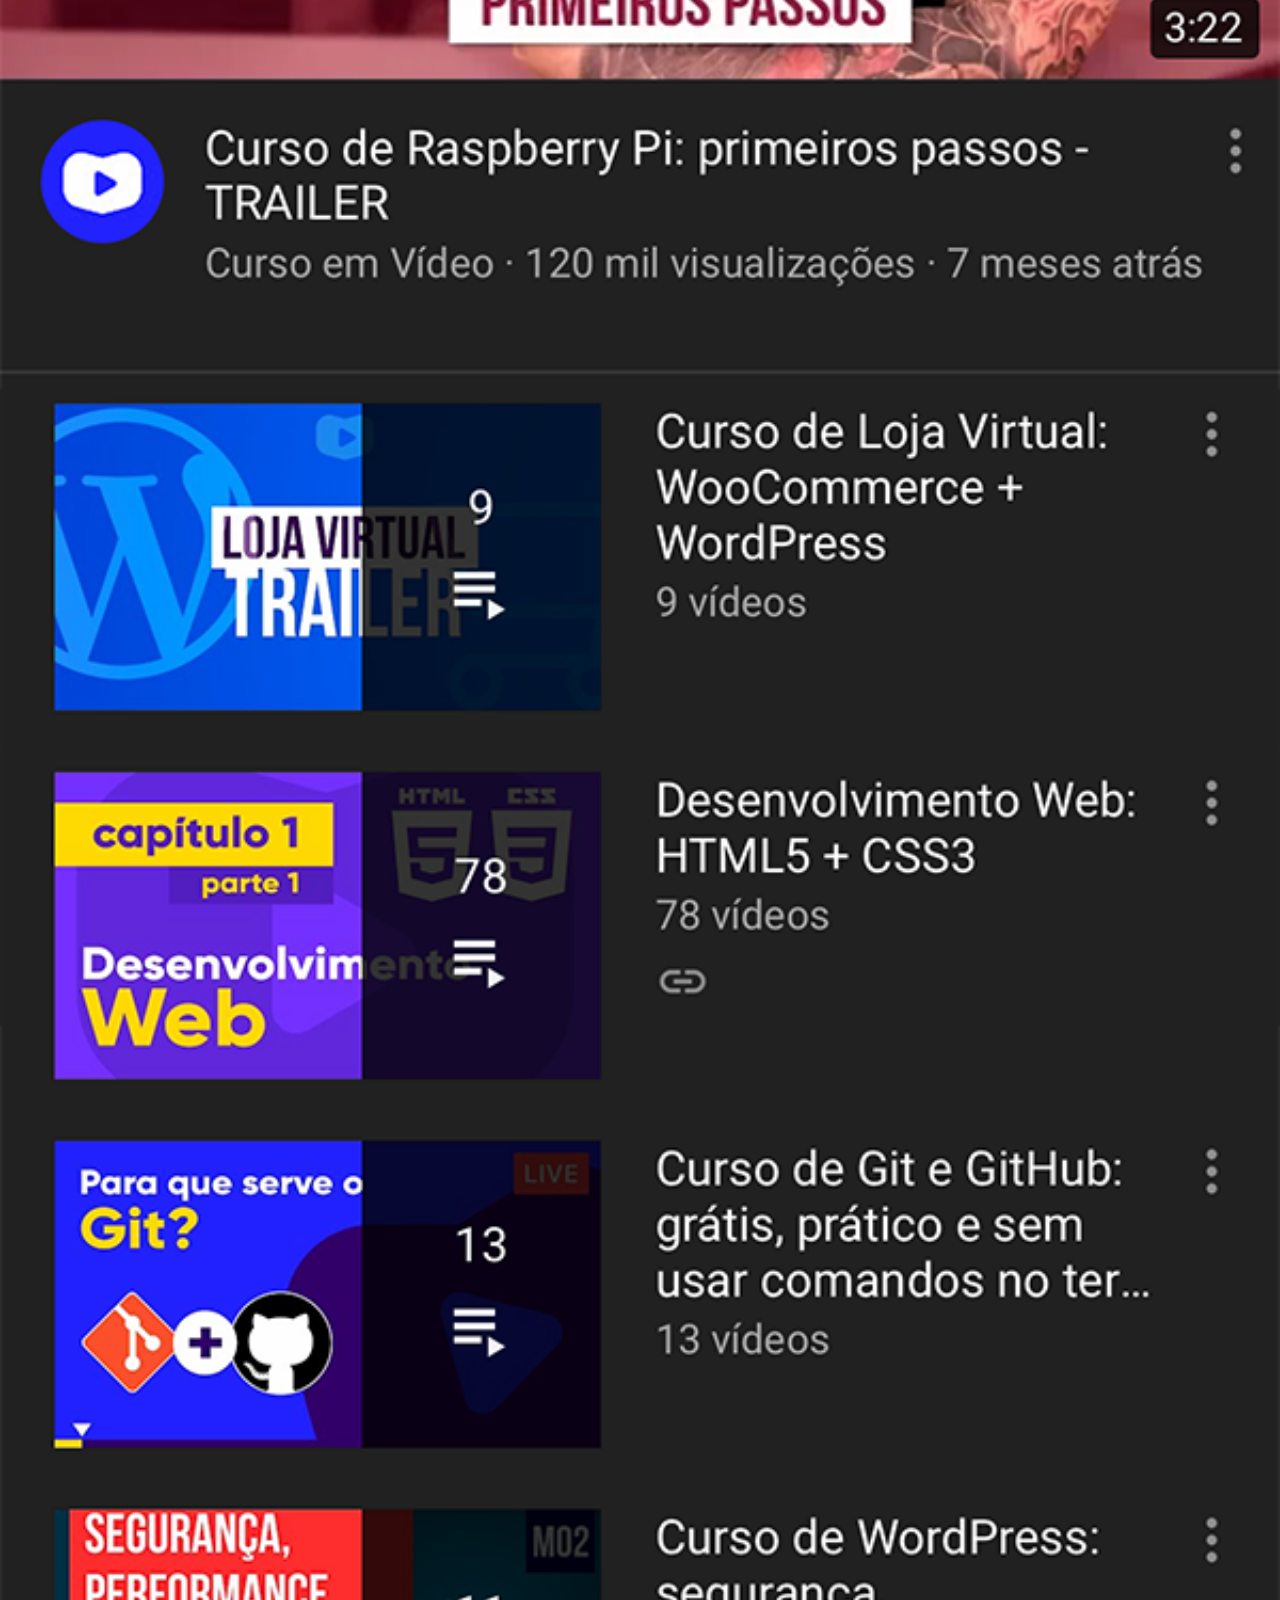
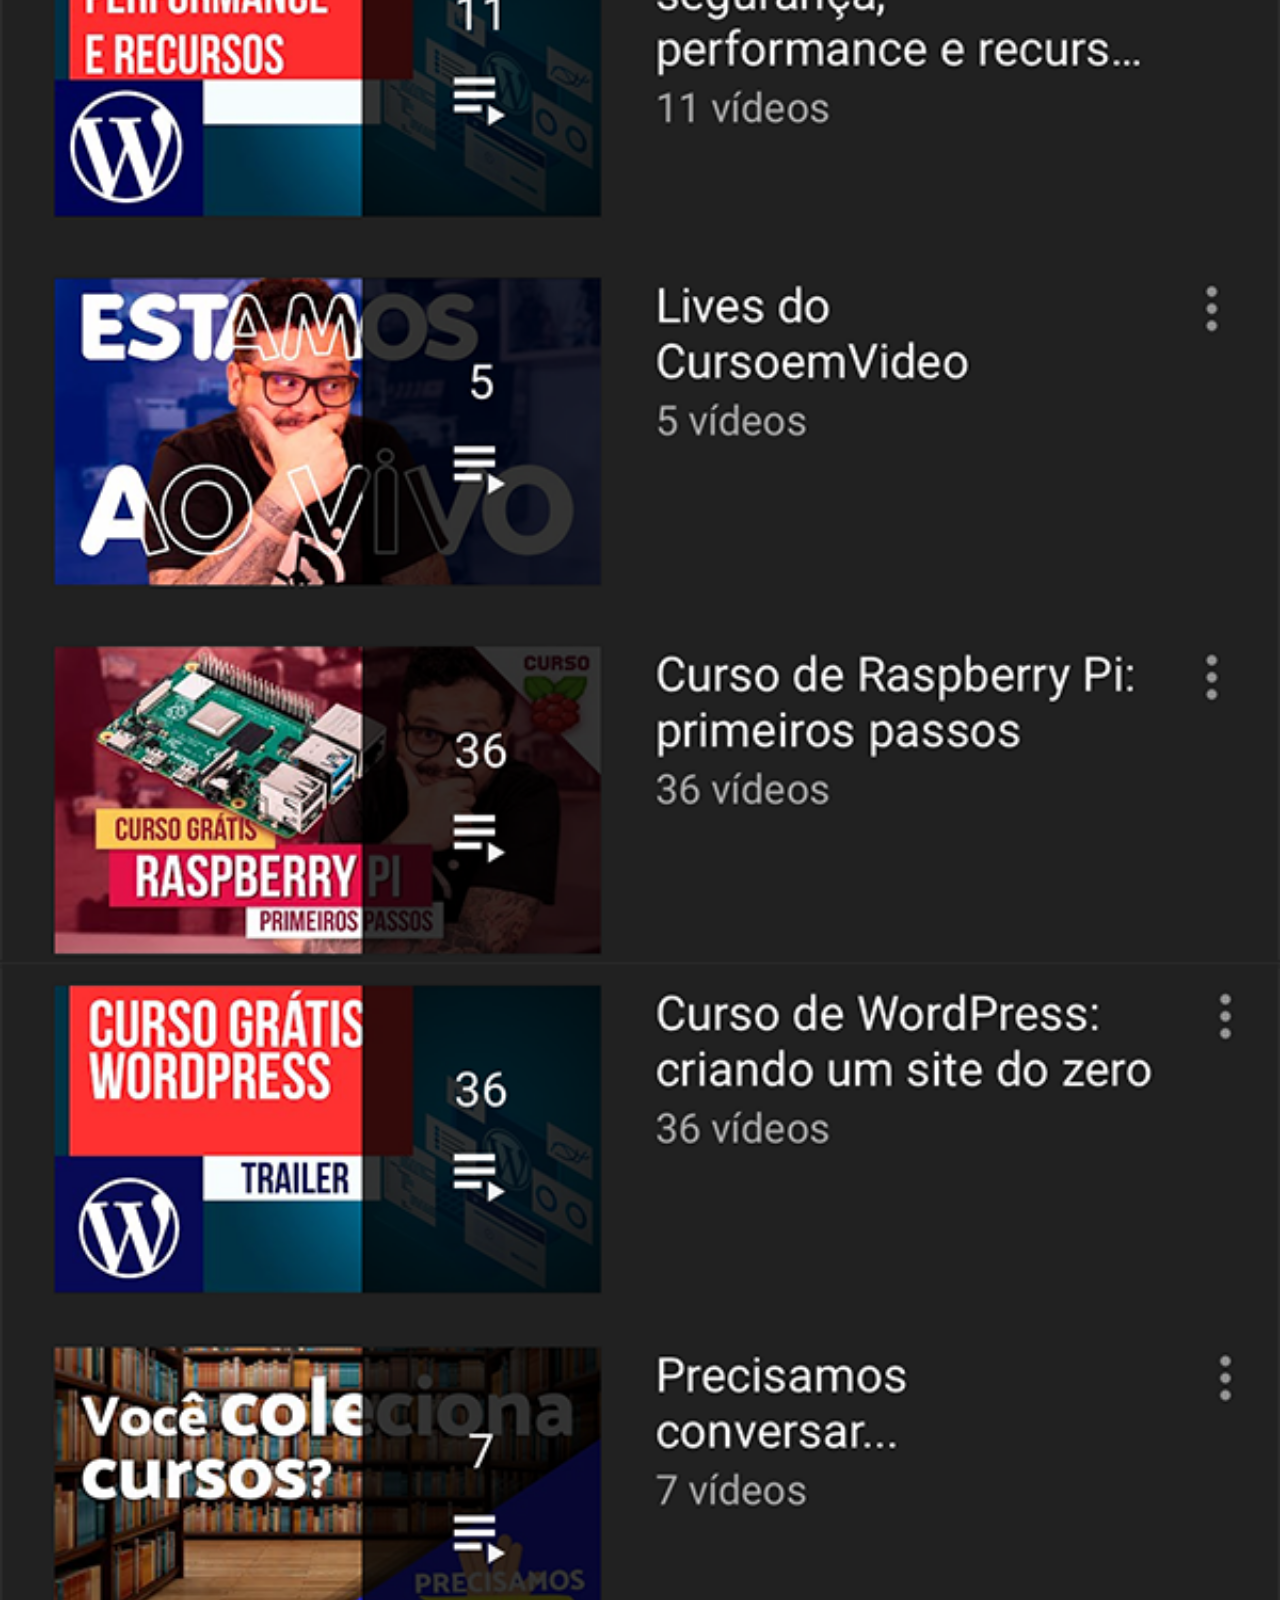
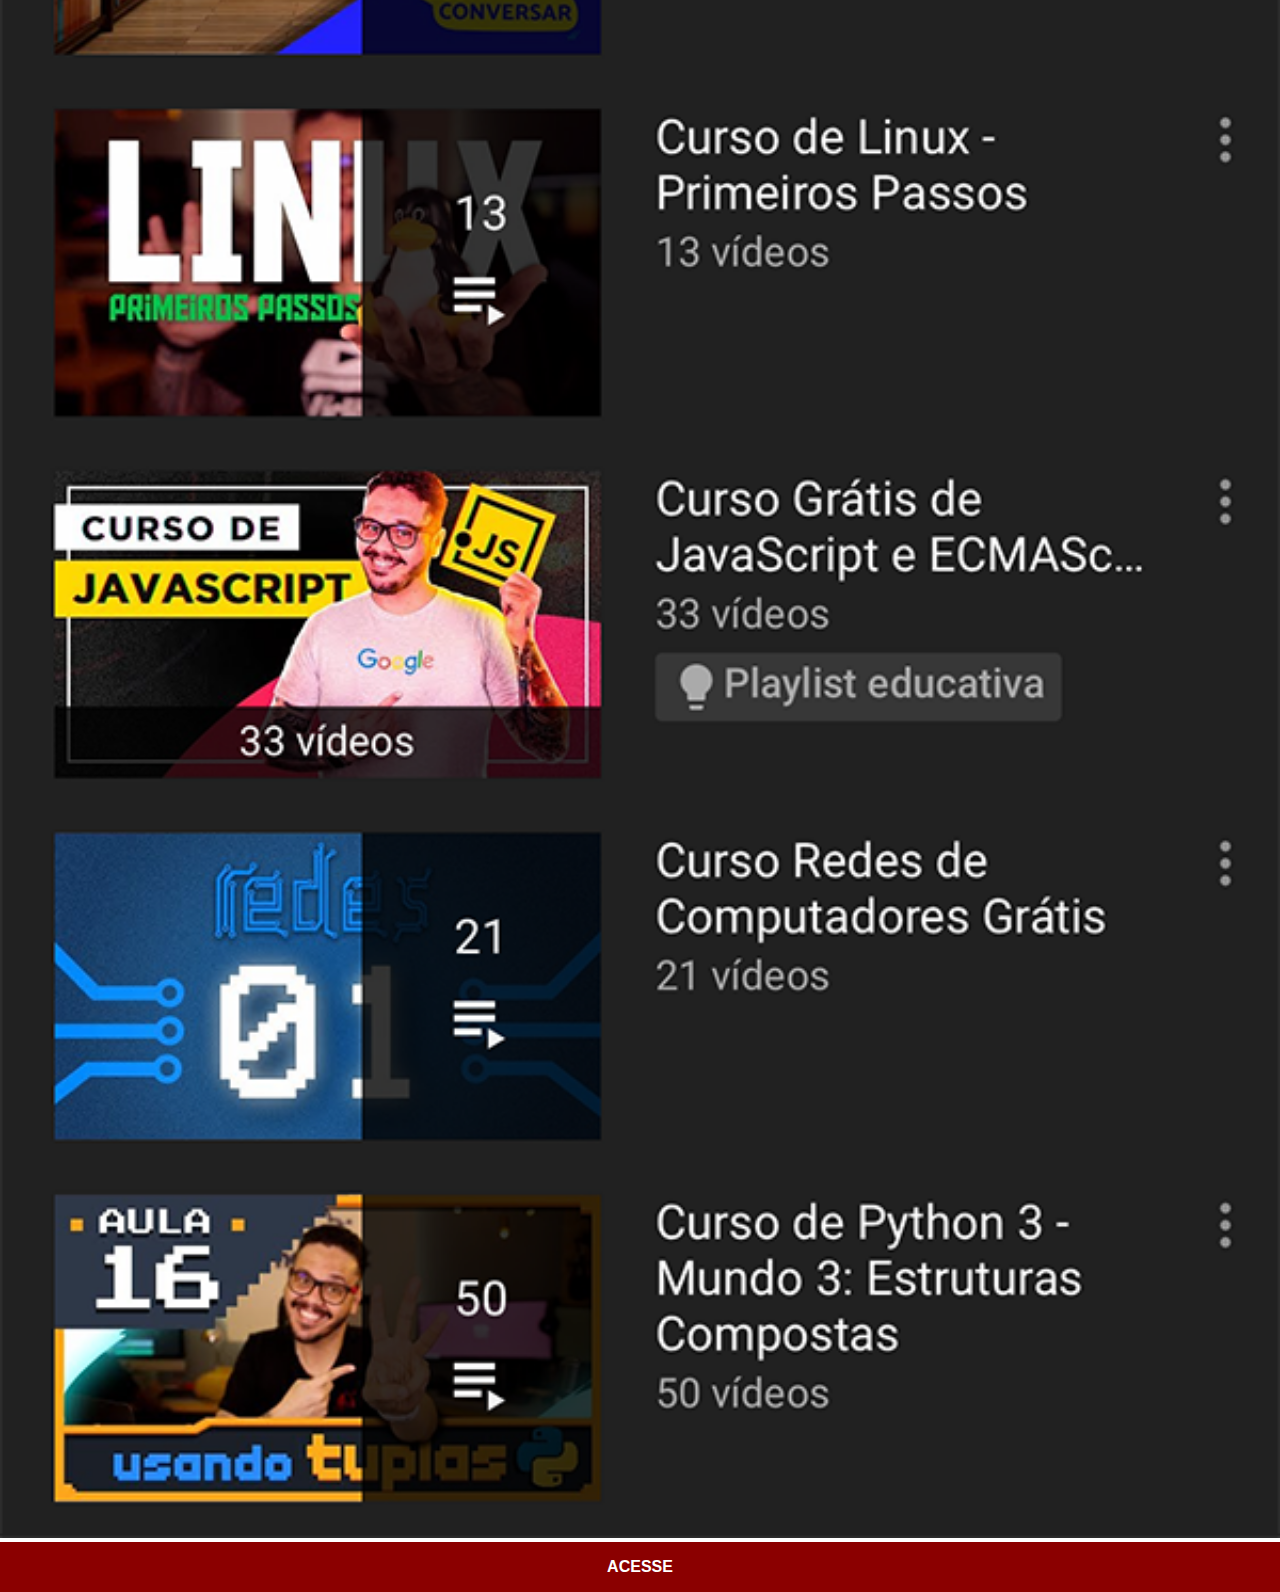
<file: youtube.html>
<!DOCTYPE html>
<html lang="pt-br">
<head>
    <meta charset="UTF-8">
    <meta http-equiv="X-UA-Compatible" content="IE=edge">
    <meta name="viewport" content="width=device-width, initial-scale=1.0">
    <title>Youtube</title>
    <link rel="stylesheet" href="estilos/social.css">
</head>
<body>
    <img src="imagens/tela-youtube.png" alt="Youtube">
    <a href="https://www.youtube.com/" target="_blank"> ACESSE</a>
</body>
</html>
</file>
<file: estilos/style.css>
@charset UTF-8;

*{
    margin: 0px;
    padding: 0px;
    font-family: Arial, Helvetica, sans-serif;
}

html, body{
    height: 100vh;
    width: 100vw;
    background-color: grey;
    margin: 0px;
    
}

body{
    background:url('../imagens/fundo-madeira.jpg') no-repeat top center;
    background-size: cover;
    background-attachment: fixed;
}

main{
    height: 89vh;
    position: relative;     
}

section#telefone{
    height: 627px;
    width: 311px;
    background: url('../imagens/frame-iphone.png') no-repeat;

    position: absolute;
    top: 50%;
    left: 50%;
    transform: translate(-50%, -45%);
}

iframe#tela{
    position: relative;
    top: 80px;
    left: 22px;
    width: 267px;
    height: 471px;
}

section#redes-sociais{
    text-align: right;
}
section#redes-sociais img{
    width: 50px;
    margin: 10px;
    border-radius: 50%;
    box-shadow: 2px 2px 5px rgba(0, 0, 0, 0.692);
    box-sizing: border-box;
}

section#redes-sociais img:hover{
    border: 2px solid rgba(245, 245, 245, 0.719);
    transform: translate(-10px -10px);
    box-shadow: 5px 5px 10px rgba(0, 0, 0, 0.705);
    transition: transform .5s, border 1s;
}
</file>
<file: estilos/social.css>
@charsert  UTF-8;

*{
    margin: 0px;
    padding: 0px;
    font-family: Arial, Helvetica, sans-serif;
}
::-webkit-scrollbar{
    width: 0px;
    height: 0px;
}
img{
    width: 100vw;

}
a{
    display: block;
    background-color: darkred;
    color: white;
    padding: 16px;
    text-align: center;
    font-weight: bolder;
    text-decoration: none;

}
a:hover{
    background-color: red;
}
</file>
